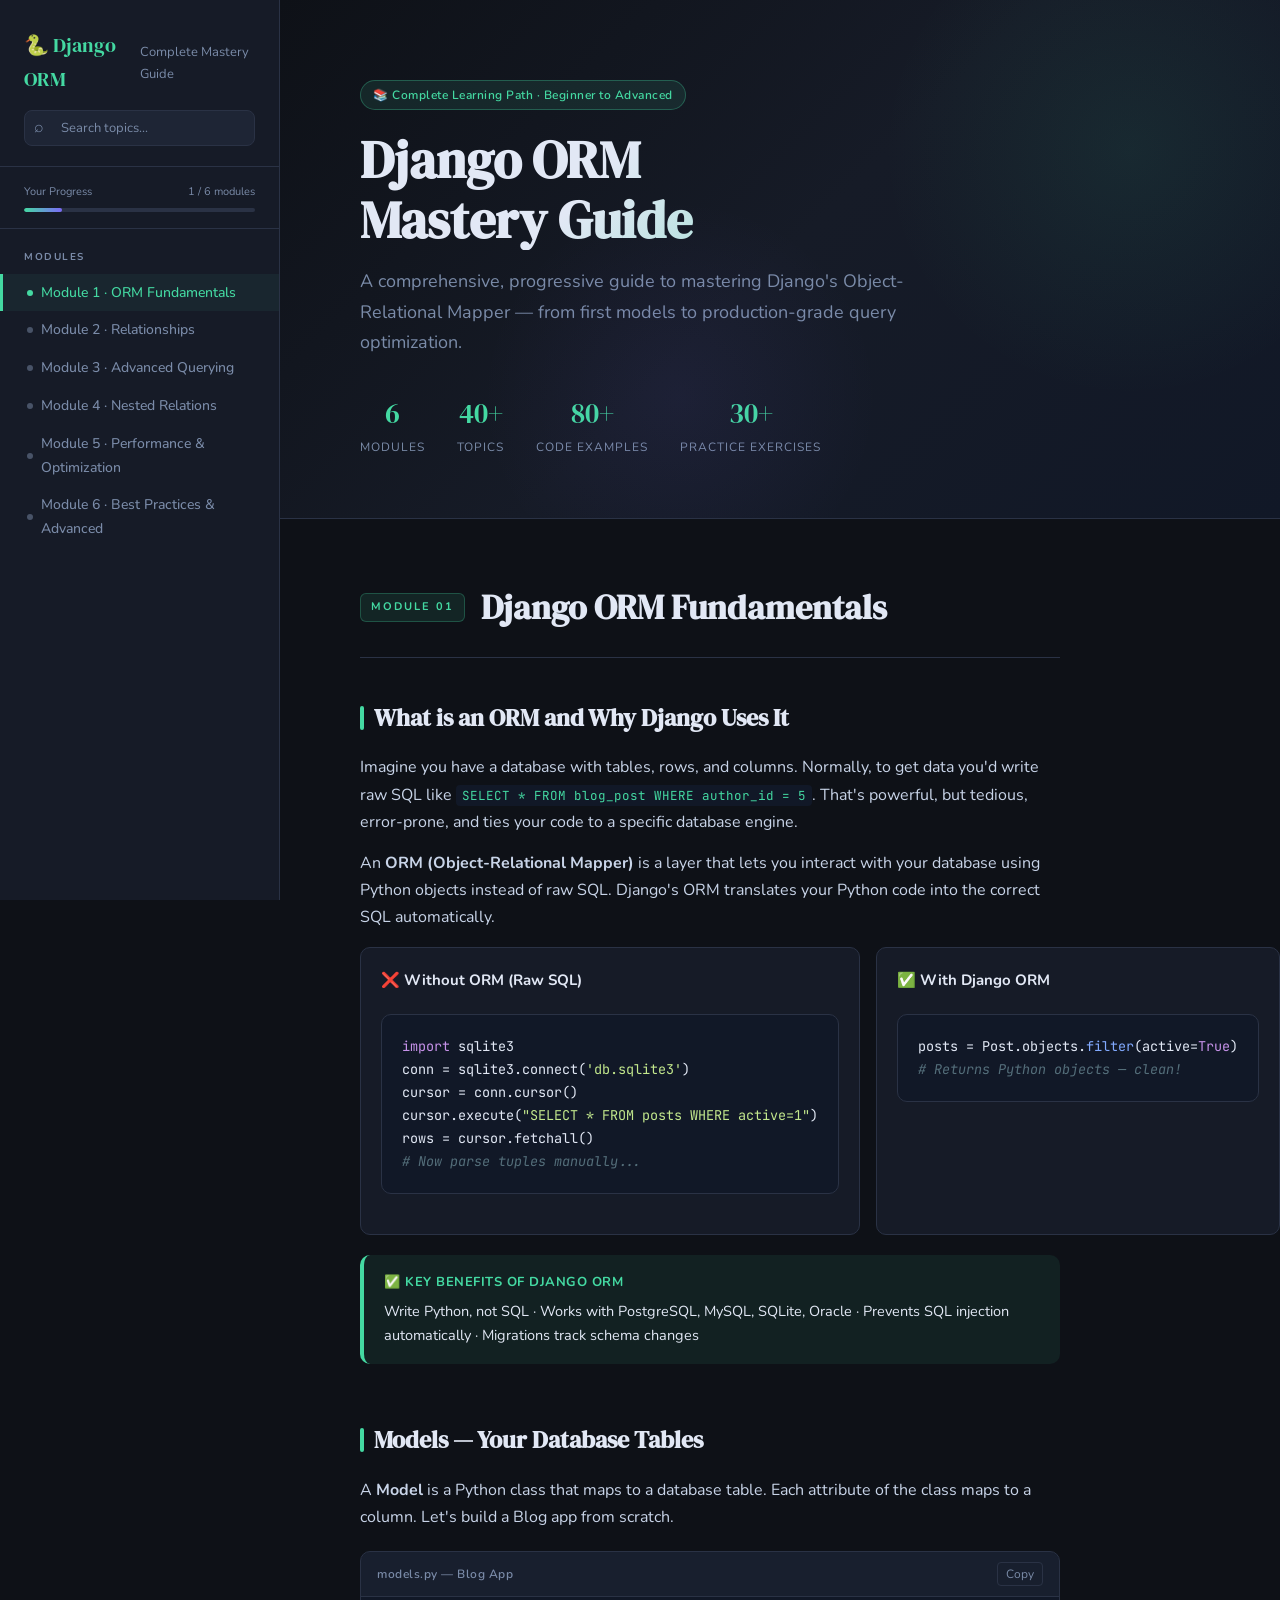
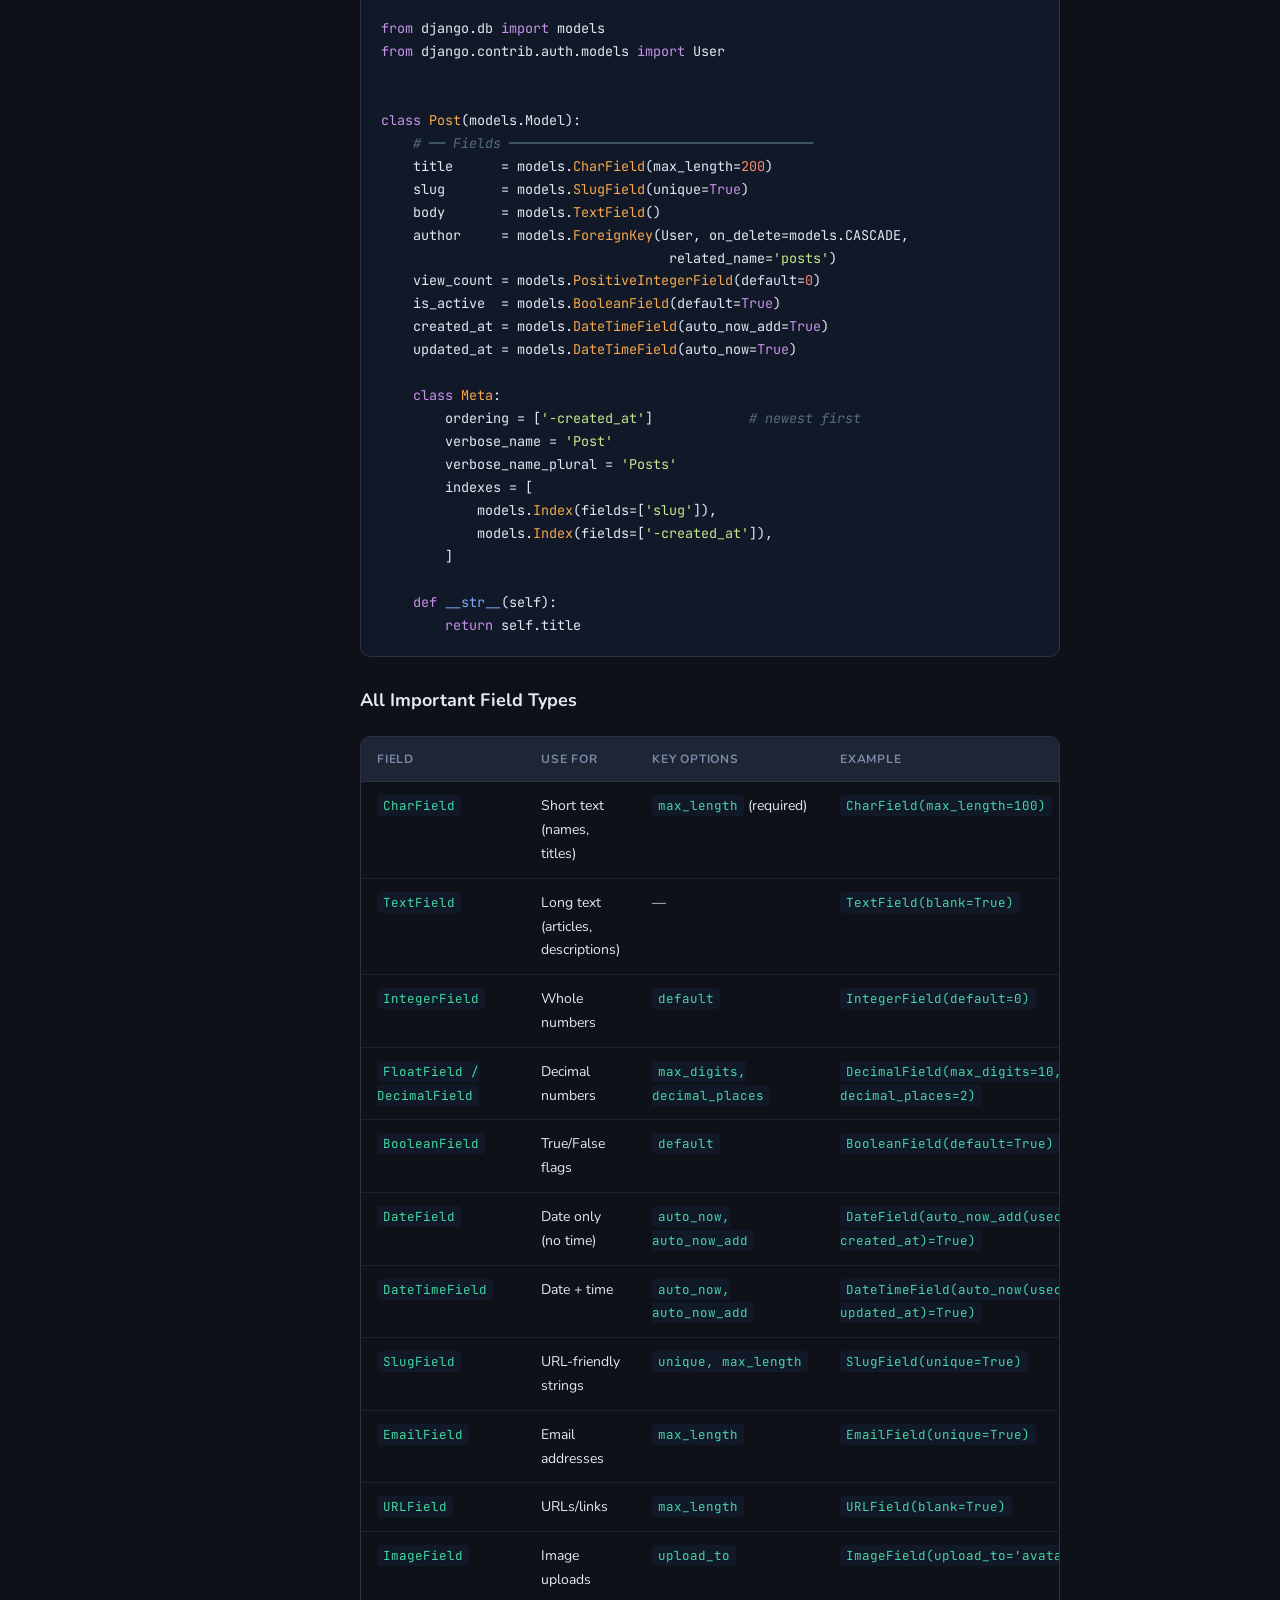
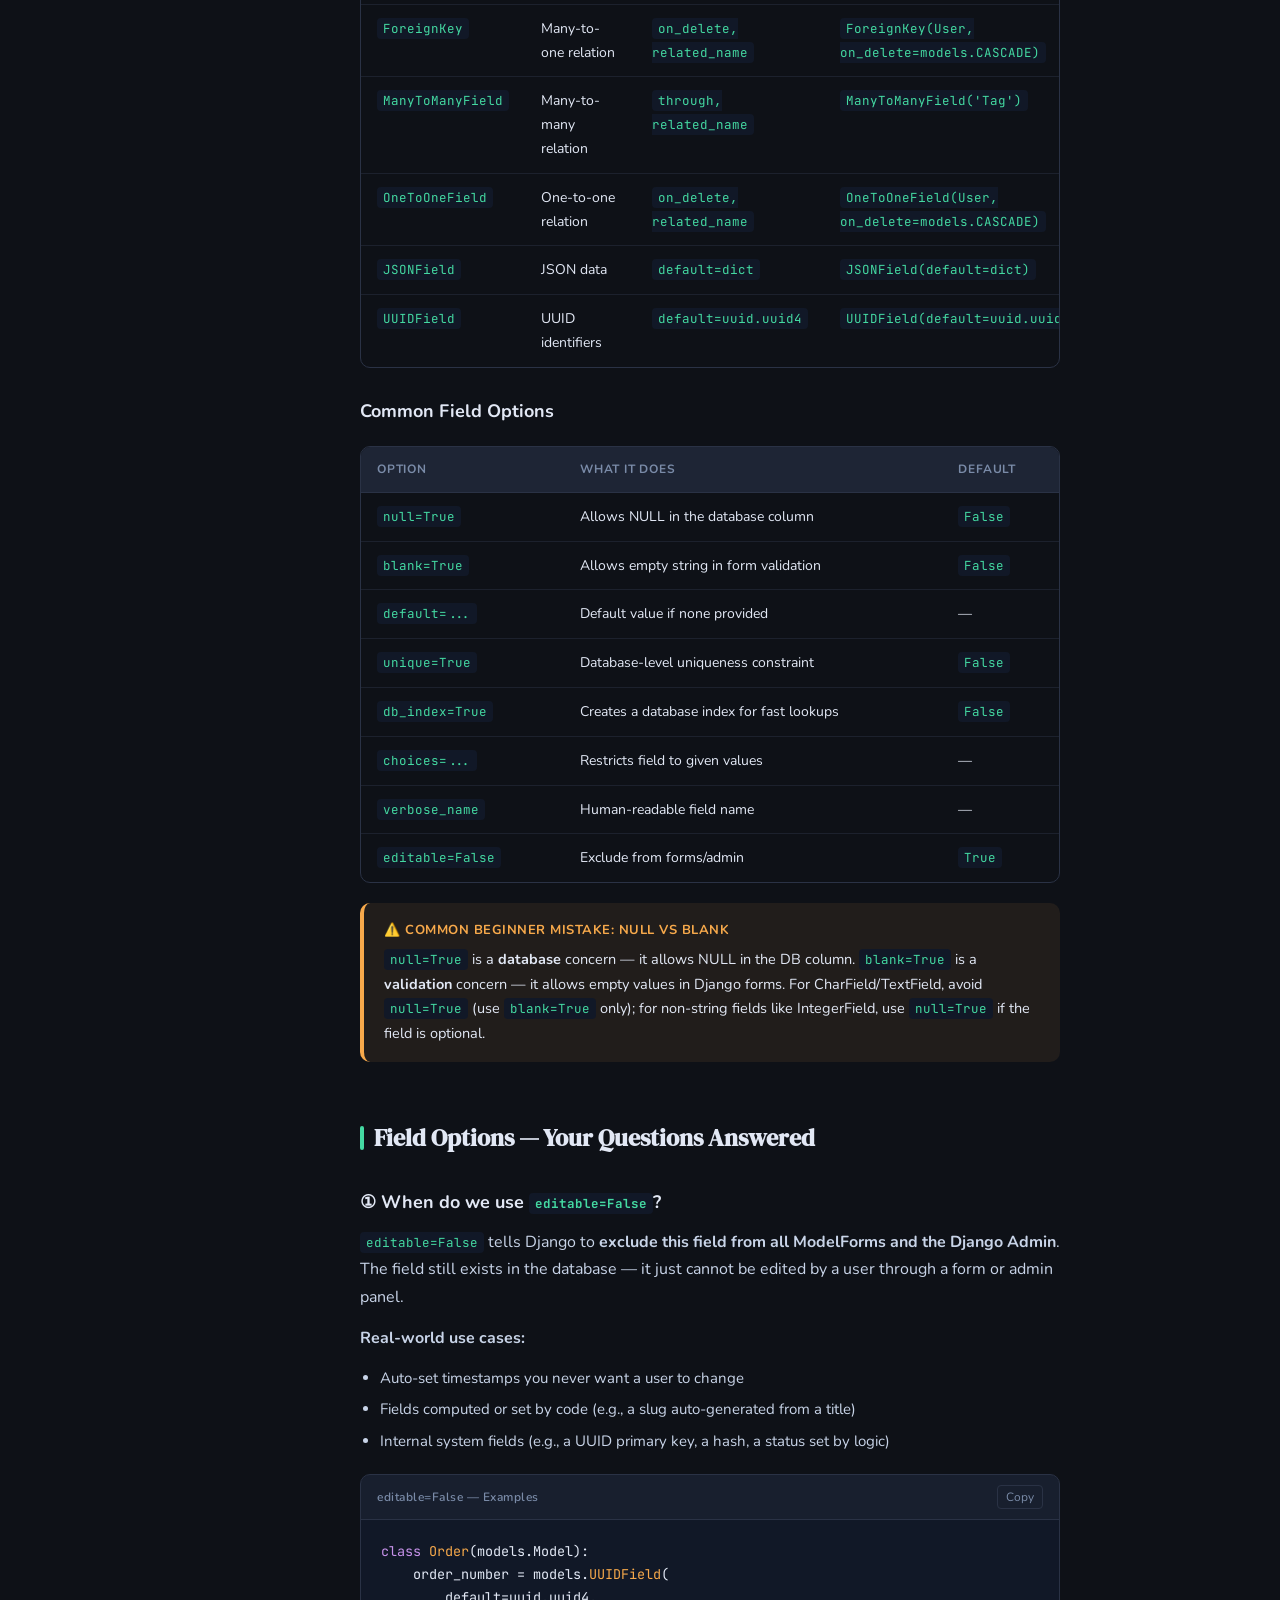
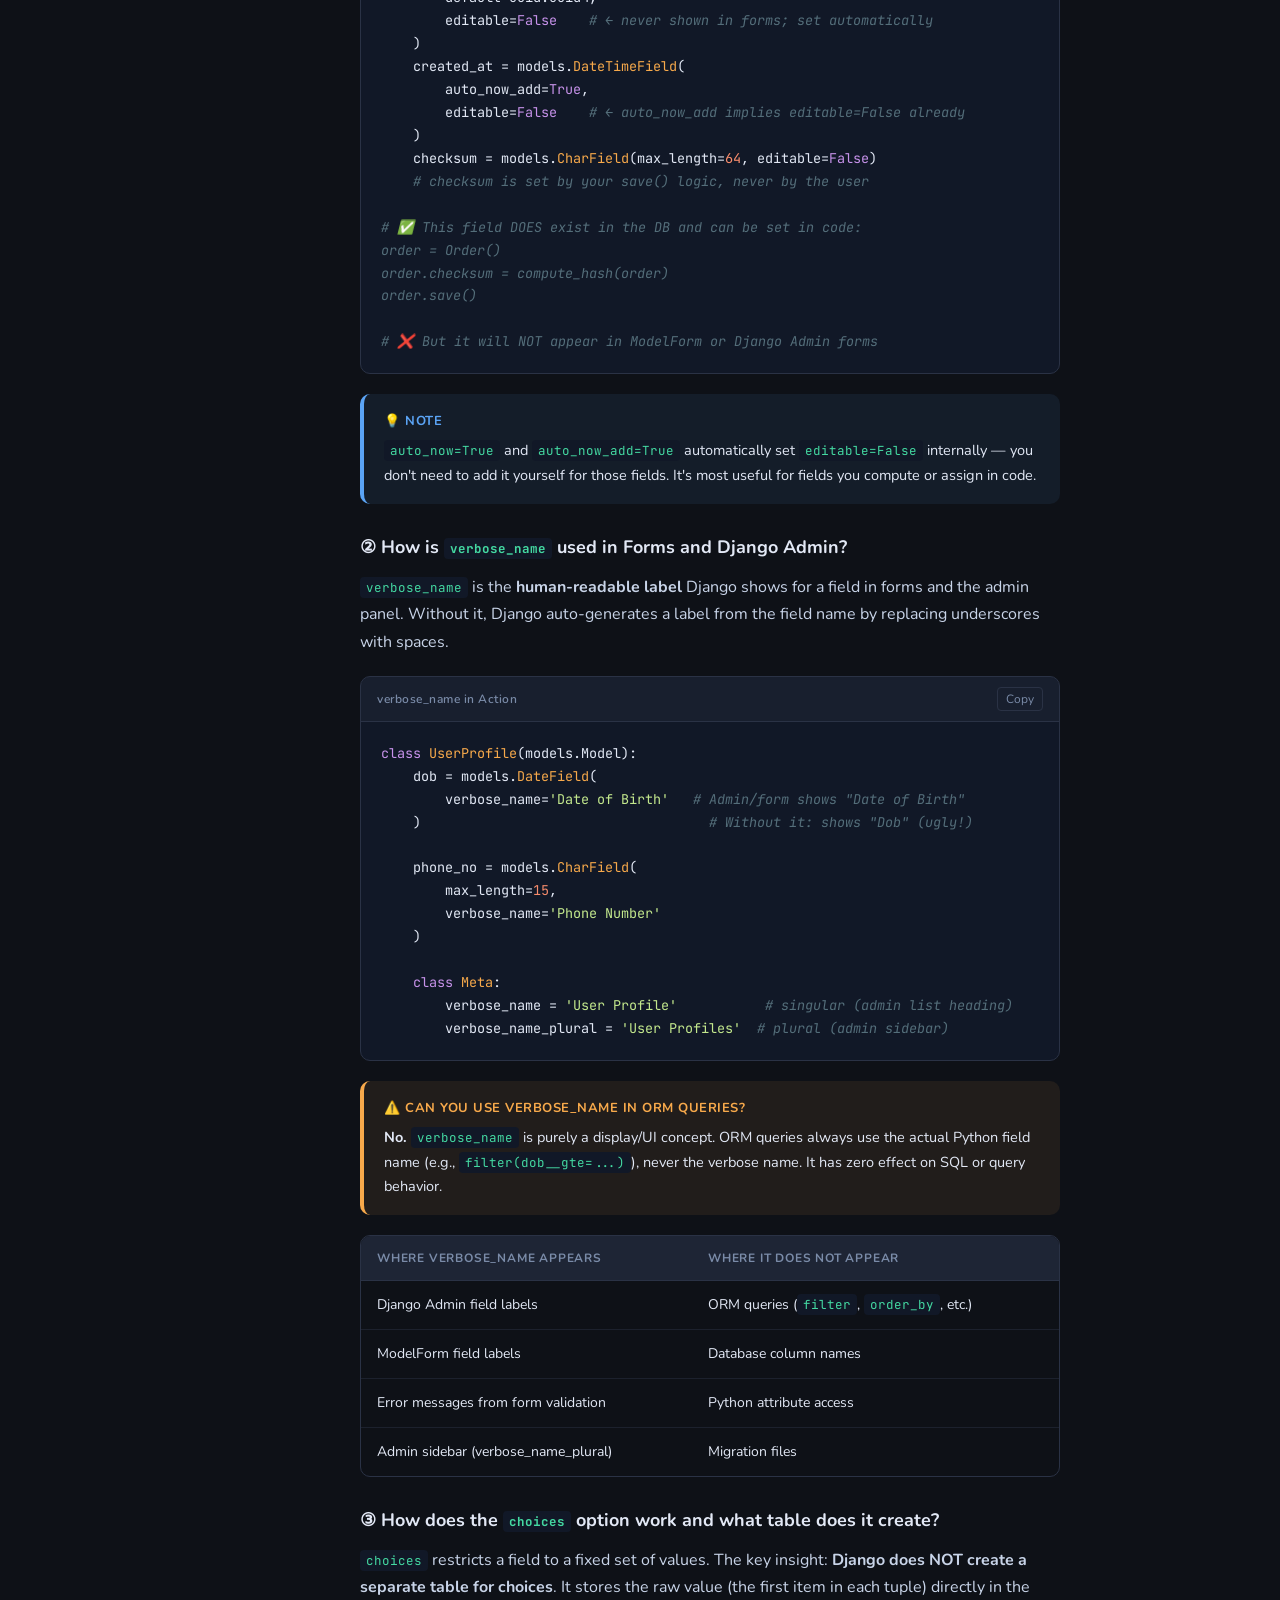
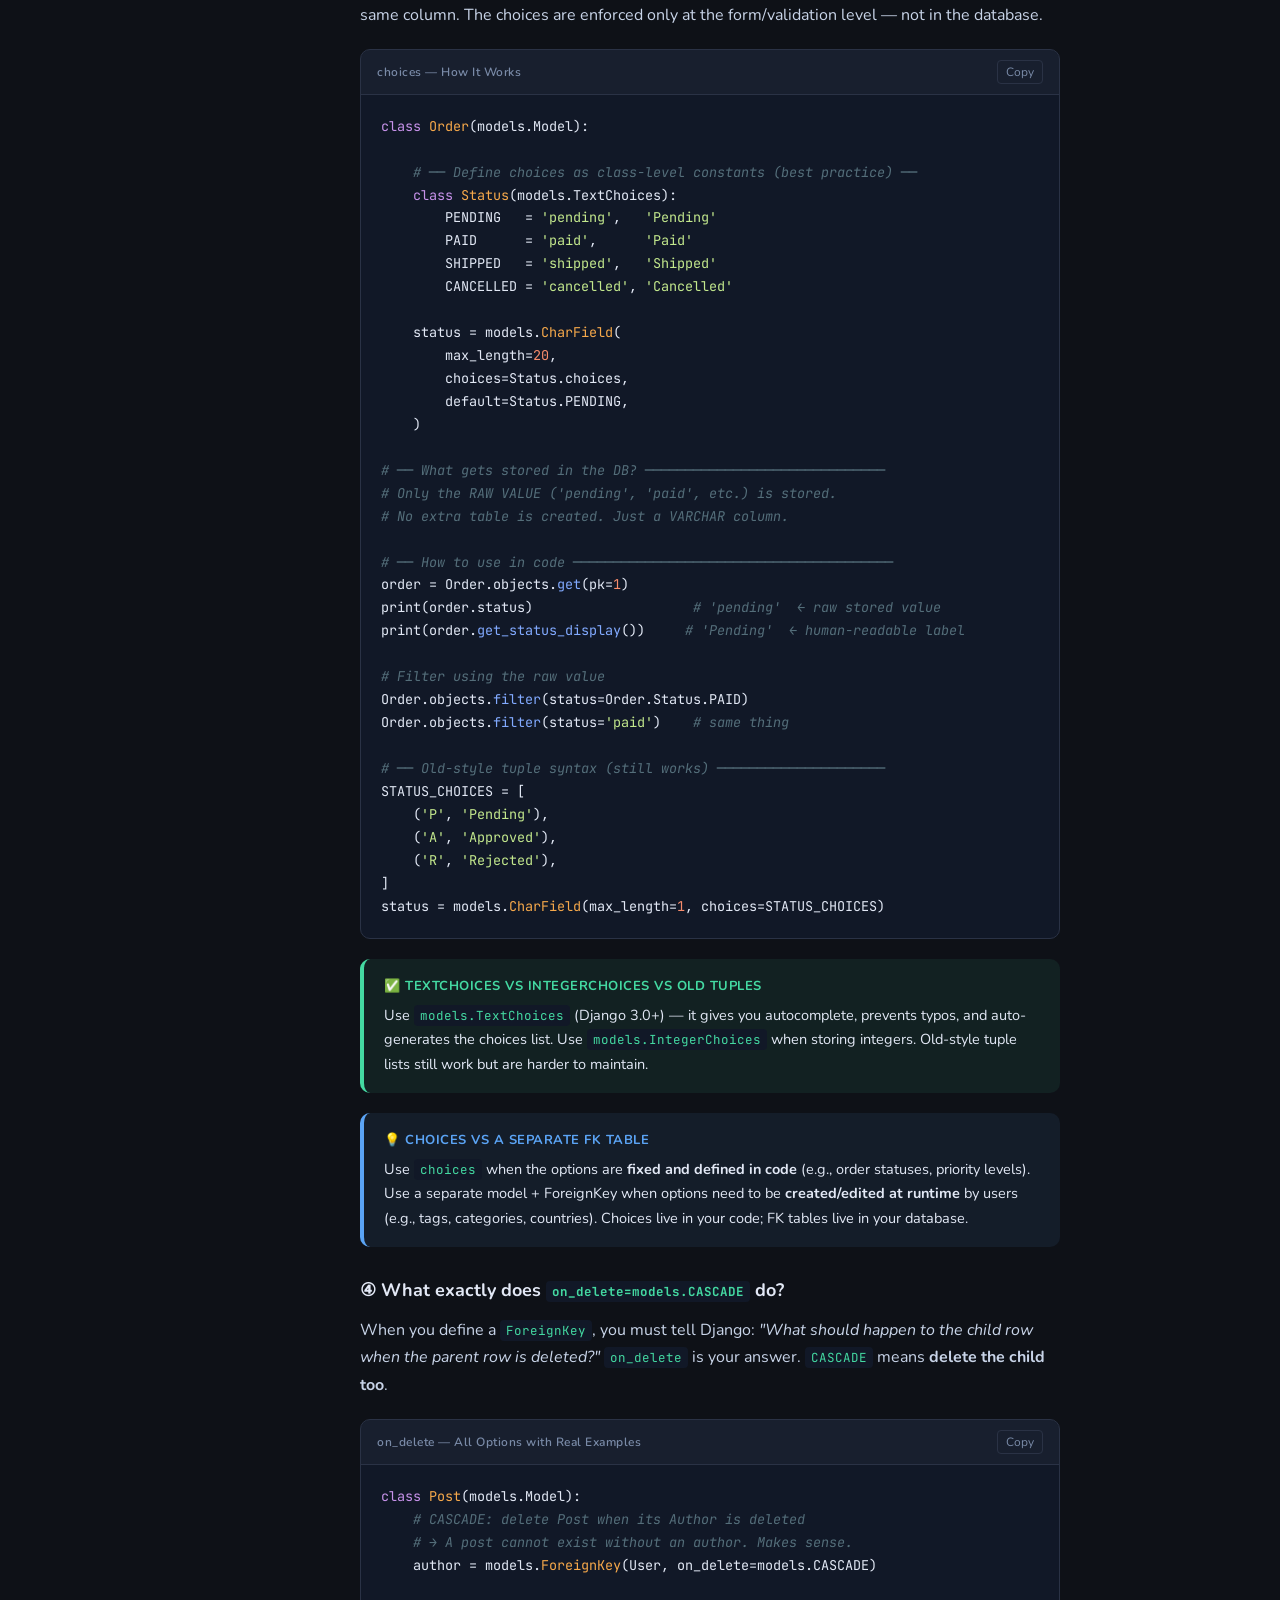
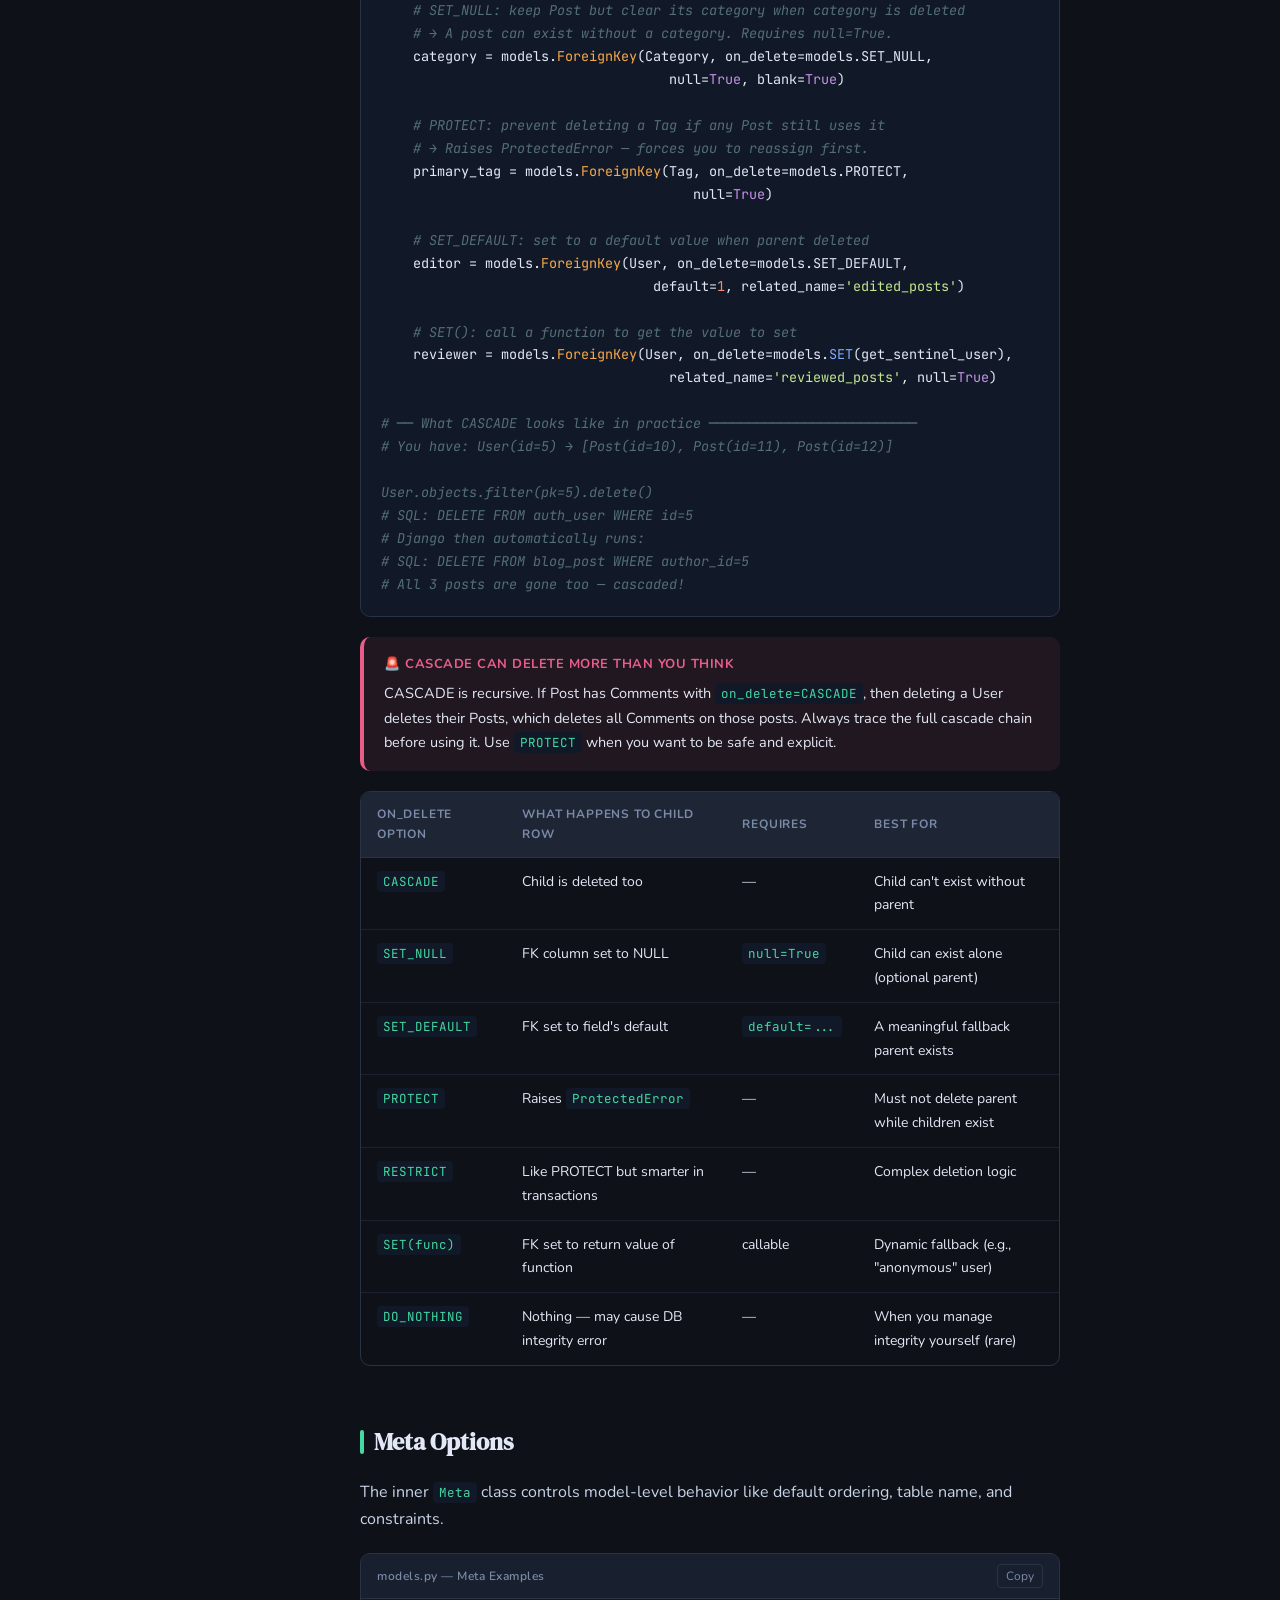
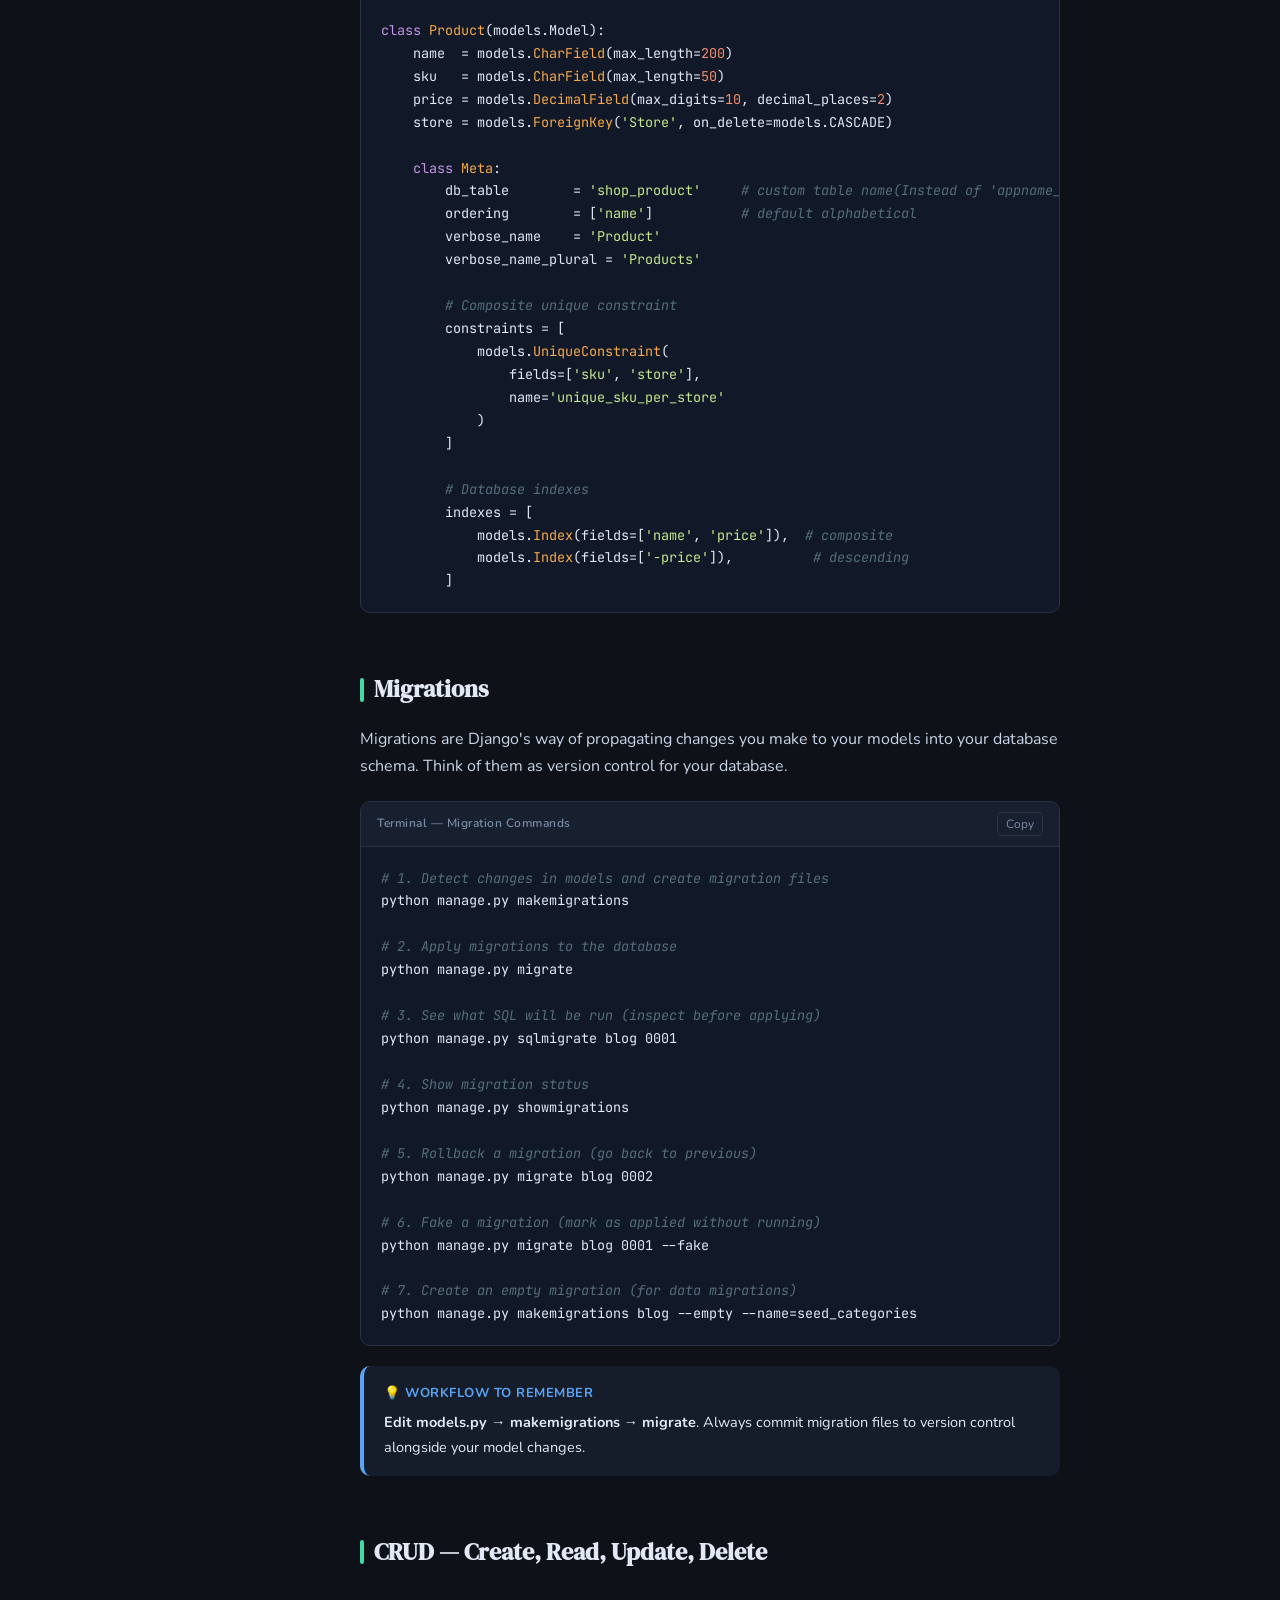
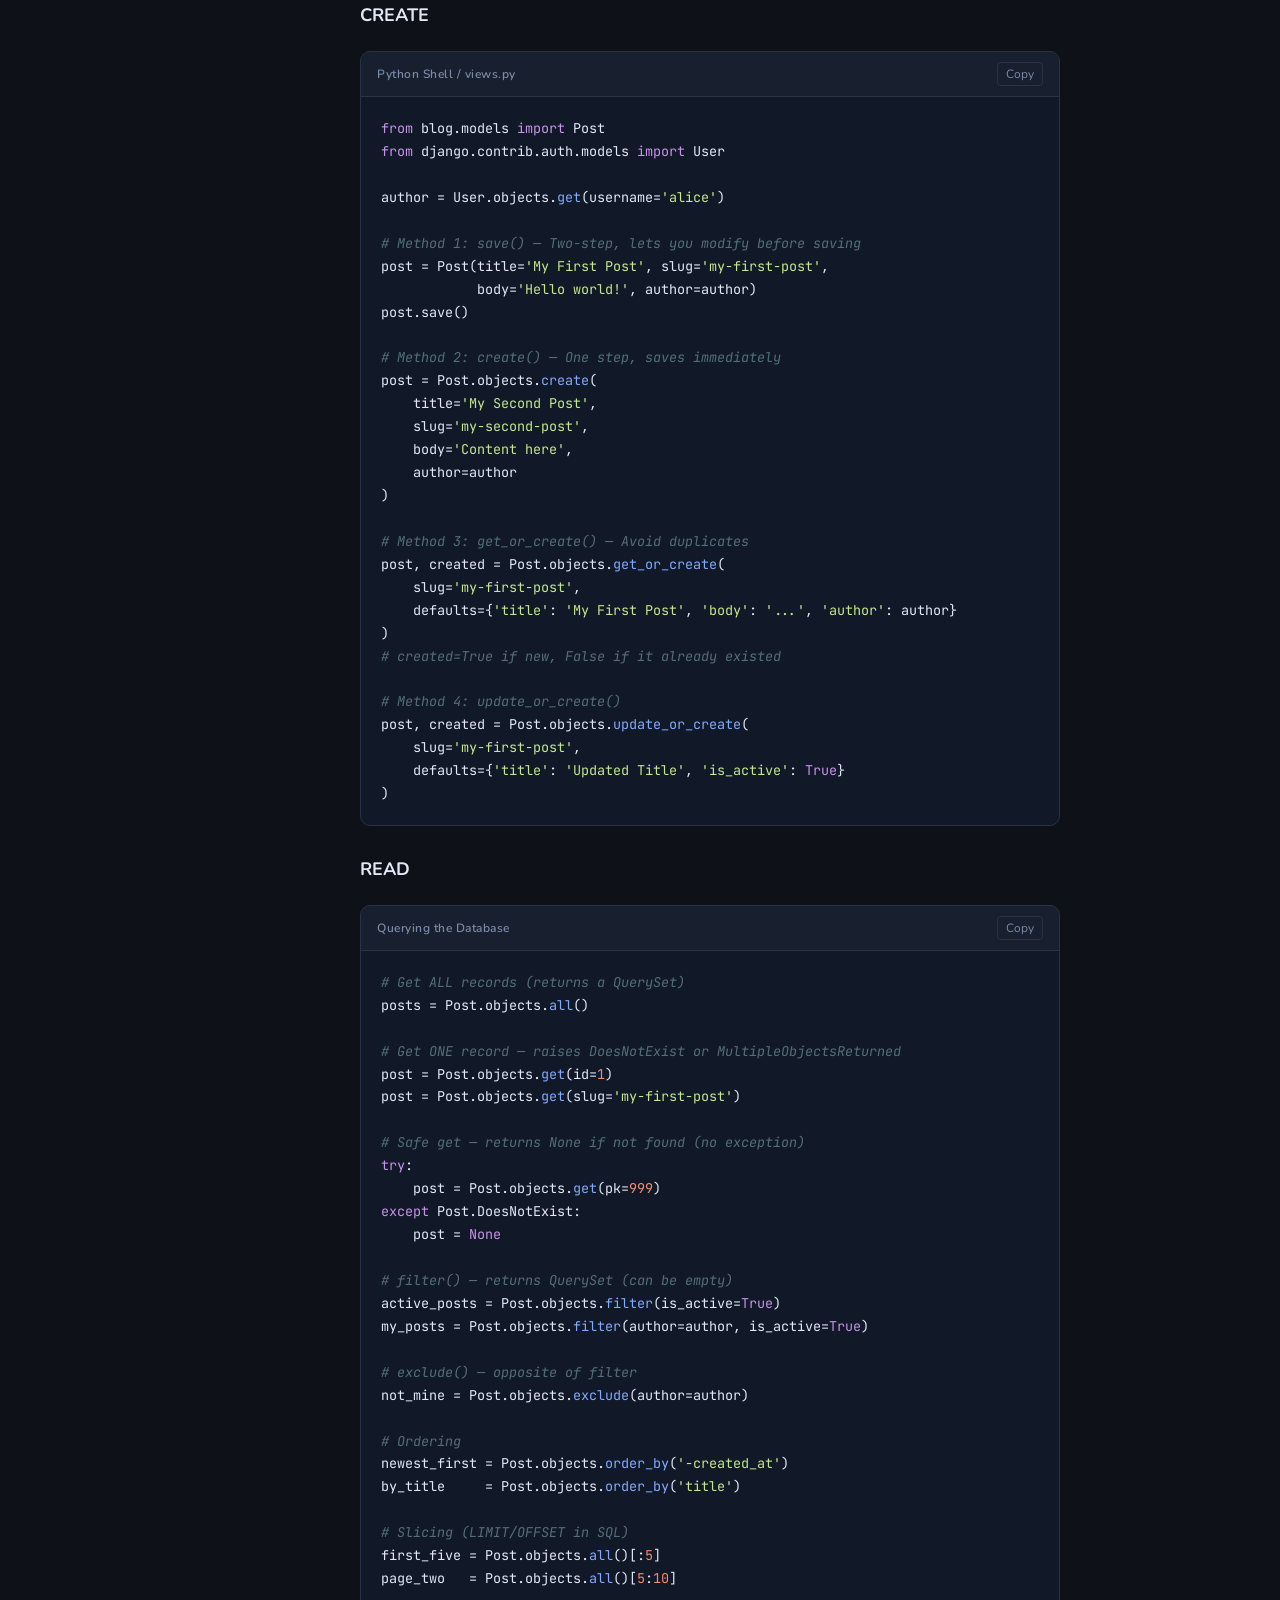
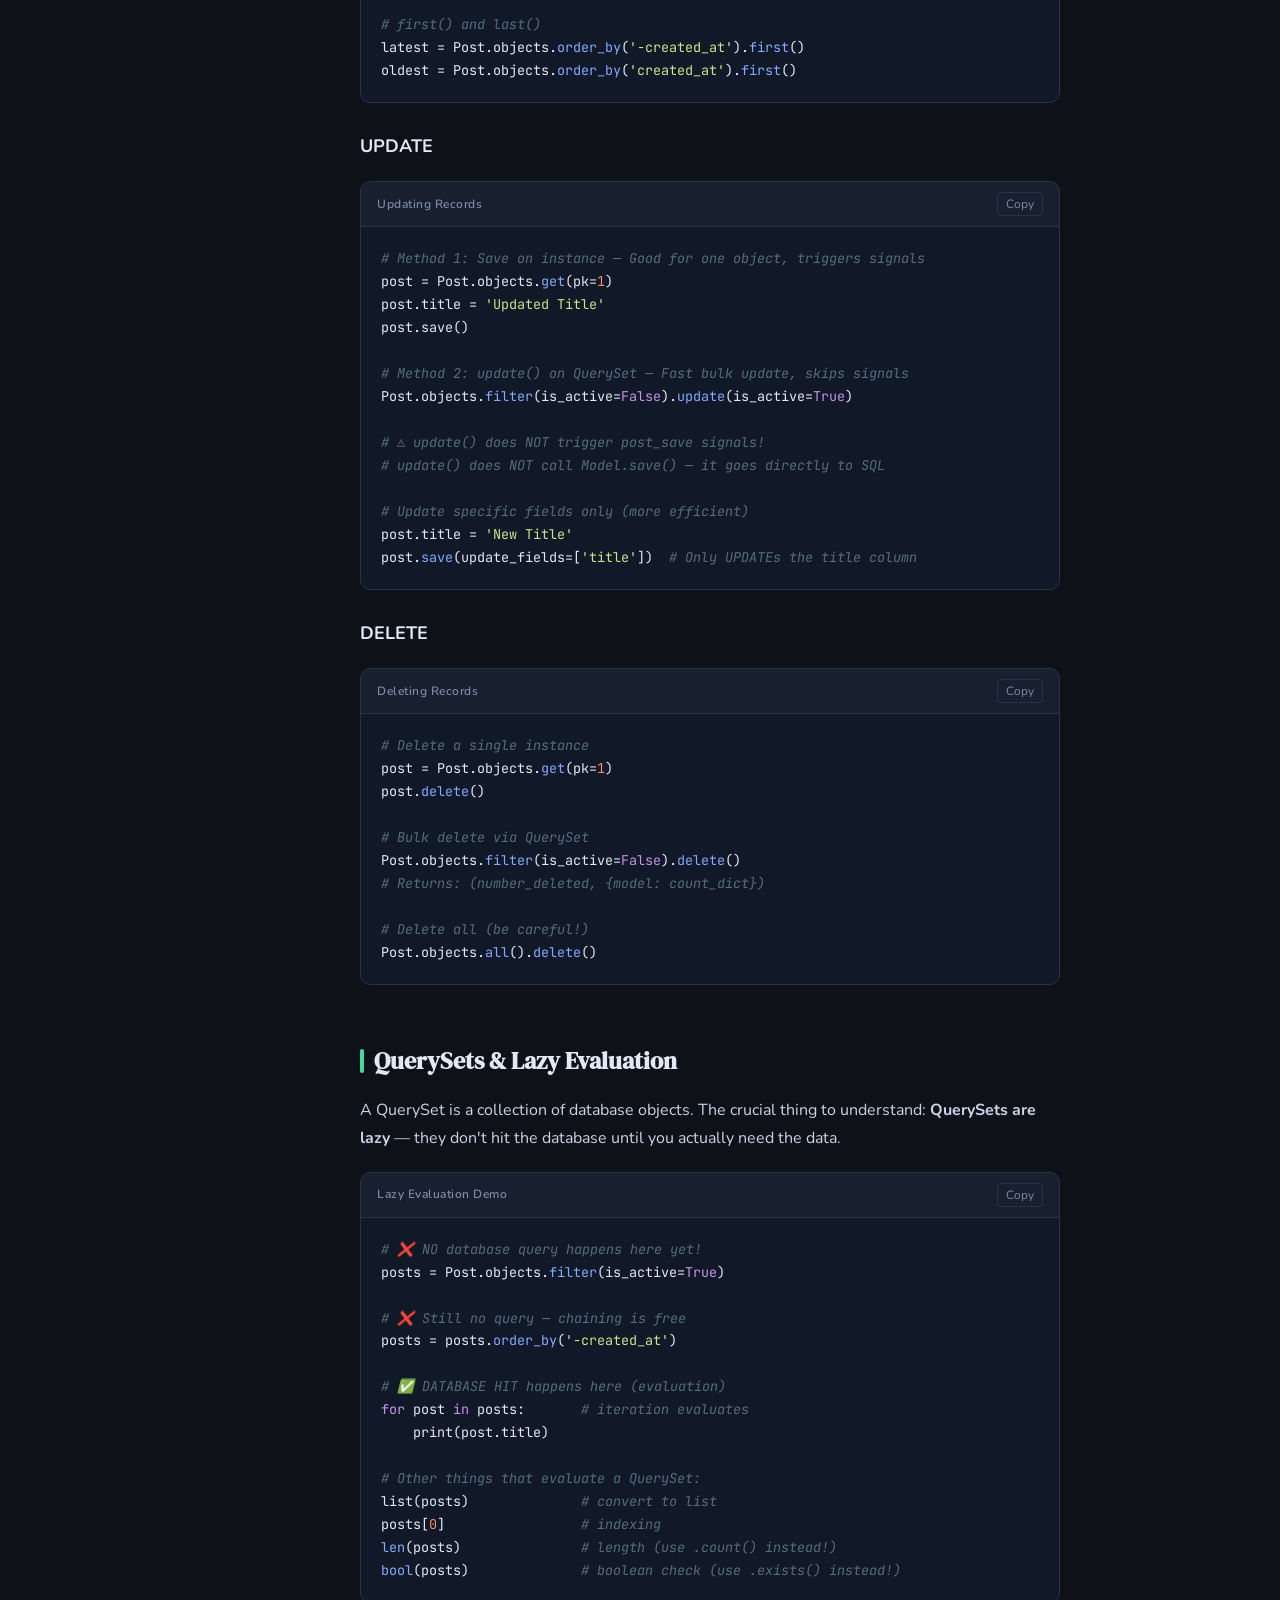
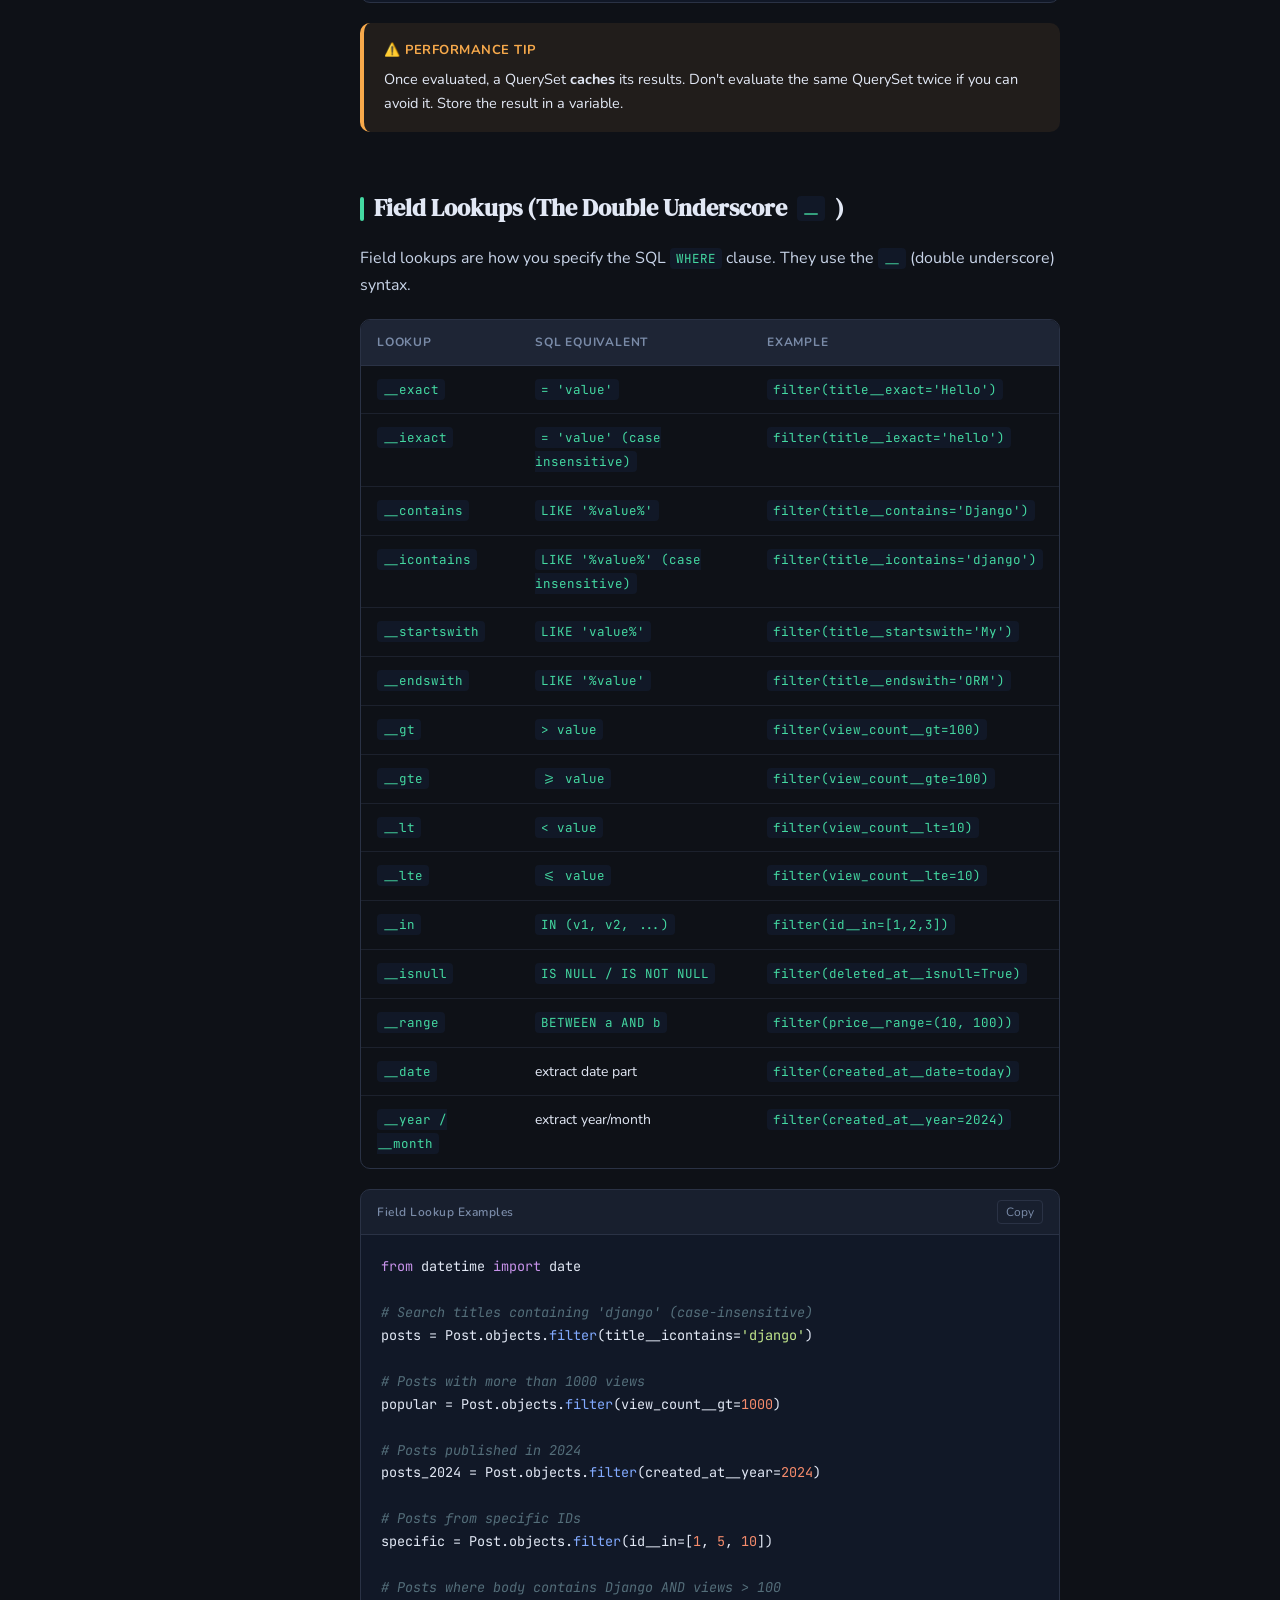
<file: django-orm-docs.html>
<!DOCTYPE html>
<html lang="en">
<head>
<meta charset="UTF-8">
<meta name="viewport" content="width=device-width, initial-scale=1.0">
<title>Django ORM Mastery — Complete Guide</title>
<link href="https://fonts.googleapis.com/css2?family=DM+Serif+Display:ital@0;1&family=JetBrains+Mono:wght@400;600&family=Nunito:wght@400;500;600;700&display=swap" rel="stylesheet">
<style>
  :root {
    --bg: #0e1117;
    --surface: #161b27;
    --surface2: #1e2535;
    --border: #2a3245;
    --accent: #44d9a2;
    --accent2: #7c6af7;
    --accent3: #f7a94b;
    --accent4: #e85d8a;
    --text: #e2e8f5;
    --text-muted: #7a8ba8;
    --code-bg: #111827;
    --green: #44d9a2;
    --purple: #7c6af7;
    --orange: #f7a94b;
    --pink: #e85d8a;
    --blue: #5ba4f5;
  }

  * { margin: 0; padding: 0; box-sizing: border-box; }

  html { scroll-behavior: smooth; }

  body {
    background: var(--bg);
    color: var(--text);
    font-family: 'Nunito', sans-serif;
    font-size: 16px;
    line-height: 1.7;
    display: flex;
    min-height: 100vh;
  }

  /* SIDEBAR */
  .sidebar {
    width: 280px;
    min-width: 280px;
    background: var(--surface);
    border-right: 1px solid var(--border);
    height: 100vh;
    position: sticky;
    top: 0;
    overflow-y: auto;
    padding: 0 0 40px 0;
    scrollbar-width: thin;
    scrollbar-color: var(--border) transparent;
  }

  .sidebar-header {
    padding: 28px 24px 20px;
    border-bottom: 1px solid var(--border);
    position: sticky;
    top: 0;
    background: var(--surface);
    z-index: 10;
  }

  .sidebar-logo {
    font-family: 'DM Serif Display', serif;
    font-size: 20px;
    color: var(--accent);
    display: flex;
    align-items: center;
    gap: 8px;
  }

  .sidebar-logo span { color: var(--text-muted); font-size: 13px; font-family: 'Nunito', sans-serif; display: block; margin-top: 2px; }

  .sidebar-search {
    margin-top: 14px;
    position: relative;
  }

  .sidebar-search input {
    width: 100%;
    background: var(--surface2);
    border: 1px solid var(--border);
    border-radius: 8px;
    padding: 8px 12px 8px 36px;
    color: var(--text);
    font-size: 13px;
    font-family: 'Nunito', sans-serif;
    outline: none;
    transition: border-color 0.2s;
  }

  .sidebar-search input:focus { border-color: var(--accent); }
  .sidebar-search input::placeholder { color: var(--text-muted); }

  .sidebar-search::before {
    content: '⌕';
    position: absolute;
    left: 10px;
    top: 50%;
    transform: translateY(-50%);
    color: var(--text-muted);
    font-size: 16px;
  }

  .nav-section {
    padding: 20px 0 0 0;
  }

  .nav-section-label {
    font-size: 10px;
    font-weight: 700;
    letter-spacing: 1.5px;
    text-transform: uppercase;
    color: var(--text-muted);
    padding: 0 24px 8px;
  }

  .nav-item {
    display: flex;
    align-items: center;
    gap: 8px;
    padding: 7px 24px;
    color: var(--text-muted);
    text-decoration: none;
    font-size: 14px;
    font-weight: 500;
    border-left: 3px solid transparent;
    transition: all 0.15s;
    cursor: pointer;
  }

  .nav-item:hover { color: var(--text); background: var(--surface2); }
  .nav-item.active { color: var(--accent); border-left-color: var(--accent); background: rgba(68,217,162,0.06); }

  .nav-item .dot {
    width: 6px; height: 6px;
    border-radius: 50%;
    background: currentColor;
    flex-shrink: 0;
    opacity: 0.5;
  }

  .nav-item.active .dot { opacity: 1; }

  /* MAIN */
  .main {
    flex: 1;
    min-width: 0;
    padding: 0;
  }

  /* HERO */
  .hero {
    background: linear-gradient(135deg, #0e1117 0%, #161b27 50%, #111827 100%);
    border-bottom: 1px solid var(--border);
    padding: 80px 80px 60px;
    position: relative;
    overflow: hidden;
  }

  .hero::before {
    content: '';
    position: absolute;
    top: -100px; right: -100px;
    width: 500px; height: 500px;
    background: radial-gradient(circle, rgba(68,217,162,0.08) 0%, transparent 70%);
    pointer-events: none;
  }

  .hero::after {
    content: '';
    position: absolute;
    bottom: -80px; left: 200px;
    width: 400px; height: 400px;
    background: radial-gradient(circle, rgba(124,106,247,0.07) 0%, transparent 70%);
    pointer-events: none;
  }

  .hero-badge {
    display: inline-flex;
    align-items: center;
    gap: 6px;
    background: rgba(68,217,162,0.1);
    border: 1px solid rgba(68,217,162,0.3);
    border-radius: 20px;
    padding: 4px 12px;
    font-size: 12px;
    color: var(--accent);
    font-weight: 600;
    margin-bottom: 20px;
    letter-spacing: 0.5px;
  }

  .hero h1 {
    font-family: 'DM Serif Display', serif;
    font-size: 52px;
    line-height: 1.15;
    margin-bottom: 16px;
    background: linear-gradient(135deg, #e2e8f5 30%, var(--accent));
    -webkit-background-clip: text;
    -webkit-text-fill-color: transparent;
    background-clip: text;
  }

  .hero p {
    font-size: 18px;
    color: var(--text-muted);
    max-width: 600px;
    margin-bottom: 32px;
  }

  .hero-stats {
    display: flex;
    gap: 32px;
  }

  .hero-stat {
    text-align: center;
  }

  .hero-stat .num {
    font-family: 'DM Serif Display', serif;
    font-size: 28px;
    color: var(--accent);
  }

  .hero-stat .label {
    font-size: 12px;
    color: var(--text-muted);
    text-transform: uppercase;
    letter-spacing: 1px;
  }

  /* CONTENT AREA */
  .content {
    max-width: 860px;
    padding: 60px 80px;
  }

  /* MODULE */
  .module {
    margin-bottom: 80px;
    display: none;
  }

  .module.active { display: block; }

  .module-header {
    display: flex;
    align-items: center;
    gap: 16px;
    margin-bottom: 40px;
    padding-bottom: 20px;
    border-bottom: 1px solid var(--border);
  }

  .module-number {
    font-size: 11px;
    font-weight: 700;
    letter-spacing: 2px;
    text-transform: uppercase;
    color: var(--accent);
    background: rgba(68,217,162,0.1);
    border: 1px solid rgba(68,217,162,0.25);
    border-radius: 6px;
    padding: 4px 10px;
    white-space: nowrap;
  }

  .module-title {
    font-family: 'DM Serif Display', serif;
    font-size: 34px;
    color: var(--text);
  }

  /* SECTIONS */
  .section {
    margin-bottom: 56px;
  }

  .section-title {
    font-family: 'DM Serif Display', serif;
    font-size: 24px;
    color: var(--text);
    margin-bottom: 16px;
    display: flex;
    align-items: center;
    gap: 10px;
  }

  .section-title::before {
    content: '';
    display: inline-block;
    width: 4px;
    height: 24px;
    background: var(--accent);
    border-radius: 2px;
    flex-shrink: 0;
  }

  .subsection-title {
    font-size: 18px;
    font-weight: 700;
    color: var(--text);
    margin: 28px 0 12px;
  }

  p { margin-bottom: 14px; color: #c8d4e8; }

  /* CALLOUT BOXES */
  .callout {
    border-radius: 10px;
    padding: 16px 20px;
    margin: 20px 0;
    border-left: 4px solid;
    font-size: 14.5px;
  }

  .callout.info { background: rgba(91,164,245,0.08); border-color: var(--blue); }
  .callout.success { background: rgba(68,217,162,0.08); border-color: var(--accent); }
  .callout.warning { background: rgba(247,169,75,0.08); border-color: var(--orange); }
  .callout.danger { background: rgba(232,93,138,0.08); border-color: var(--pink); }

  .callout-title {
    font-weight: 700;
    font-size: 13px;
    text-transform: uppercase;
    letter-spacing: 0.5px;
    margin-bottom: 6px;
  }

  .callout.info .callout-title { color: var(--blue); }
  .callout.success .callout-title { color: var(--accent); }
  .callout.warning .callout-title { color: var(--orange); }
  .callout.danger .callout-title { color: var(--pink); }

  /* CODE BLOCKS */
  .code-block {
    background: var(--code-bg);
    border: 1px solid var(--border);
    border-radius: 10px;
    margin: 20px 0;
    overflow: hidden;
  }

  .code-header {
    display: flex;
    align-items: center;
    justify-content: space-between;
    padding: 10px 16px;
    background: rgba(255,255,255,0.03);
    border-bottom: 1px solid var(--border);
  }

  .code-lang {
    font-size: 12px;
    font-weight: 600;
    color: var(--text-muted);
    letter-spacing: 0.5px;
  }

  .code-copy {
    font-size: 12px;
    color: var(--text-muted);
    cursor: pointer;
    padding: 3px 8px;
    border-radius: 4px;
    background: transparent;
    border: 1px solid var(--border);
    color: var(--text-muted);
    transition: all 0.2s;
    font-family: 'Nunito', sans-serif;
  }

  .code-copy:hover { color: var(--accent); border-color: var(--accent); }

  pre {
    padding: 20px;
    overflow-x: auto;
    font-family: 'JetBrains Mono', monospace;
    font-size: 13.5px;
    line-height: 1.7;
  }

  /* Syntax highlighting via spans */
  .kw { color: #c792ea; }
  .cm { color: #546e7a; font-style: italic; }
  .st { color: #c3e88d; }
  .fn { color: #82aaff; }
  .cl { color: var(--orange); }
  .nu { color: #f78c6c; }
  .op { color: #89ddff; }
  .dec { color: var(--accent); }
  .at { color: #ffcb6b; }

  /* TABLES */
  .table-wrap { overflow-x: auto; margin: 20px 0; border-radius: 10px; border: 1px solid var(--border); }

  table { width: 100%; border-collapse: collapse; }
  thead { background: var(--surface2); }
  th {
    padding: 12px 16px;
    text-align: left;
    font-size: 12px;
    text-transform: uppercase;
    letter-spacing: 0.8px;
    color: var(--text-muted);
    font-weight: 700;
    border-bottom: 1px solid var(--border);
  }
  td {
    padding: 12px 16px;
    font-size: 14px;
    border-bottom: 1px solid rgba(42,50,69,0.5);
    vertical-align: top;
  }
  tr:last-child td { border-bottom: none; }
  tr:hover td { background: rgba(255,255,255,0.02); }
  code { font-family: 'JetBrains Mono', monospace; font-size: 12.5px; background: var(--code-bg); padding: 2px 6px; border-radius: 4px; color: var(--accent); }

  /* QUIZ */
  .quiz-box {
    background: var(--surface);
    border: 1px solid var(--border);
    border-radius: 12px;
    padding: 28px;
    margin: 32px 0;
  }

  .quiz-title {
    font-family: 'DM Serif Display', serif;
    font-size: 20px;
    color: var(--accent3);
    margin-bottom: 16px;
    display: flex;
    align-items: center;
    gap: 8px;
  }

  .quiz-q {
    padding: 12px 0;
    border-top: 1px solid var(--border);
    font-size: 14.5px;
    color: var(--text);
    display: flex;
    gap: 10px;
  }

  .quiz-q .qnum {
    color: var(--accent3);
    font-weight: 700;
    flex-shrink: 0;
  }

  /* NEXT MODULE BUTTON */
  .next-btn {
    display: inline-flex;
    align-items: center;
    gap: 8px;
    background: var(--accent);
    color: #0e1117;
    border: none;
    border-radius: 8px;
    padding: 12px 24px;
    font-size: 15px;
    font-weight: 700;
    cursor: pointer;
    font-family: 'Nunito', sans-serif;
    transition: all 0.2s;
    margin-top: 16px;
  }

  .next-btn:hover { background: #3bc98f; transform: translateY(-1px); box-shadow: 0 8px 24px rgba(68,217,162,0.25); }

  /* PILL TAGS */
  .tag {
    display: inline-block;
    font-size: 11px;
    font-weight: 700;
    padding: 3px 8px;
    border-radius: 4px;
    letter-spacing: 0.3px;
    margin: 2px;
  }

  .tag.green { background: rgba(68,217,162,0.15); color: var(--green); }
  .tag.purple { background: rgba(124,106,247,0.15); color: var(--purple); }
  .tag.orange { background: rgba(247,169,75,0.15); color: var(--orange); }
  .tag.pink { background: rgba(232,93,138,0.15); color: var(--pink); }
  .tag.blue { background: rgba(91,164,245,0.15); color: var(--blue); }

  /* PROGRESS BAR */
  .progress-wrap {
    padding: 16px 24px;
    border-bottom: 1px solid var(--border);
  }

  .progress-label {
    font-size: 11px;
    color: var(--text-muted);
    margin-bottom: 6px;
    display: flex;
    justify-content: space-between;
  }

  .progress-bar {
    height: 4px;
    background: var(--border);
    border-radius: 2px;
    overflow: hidden;
  }

  .progress-fill {
    height: 100%;
    background: linear-gradient(90deg, var(--accent), var(--accent2));
    border-radius: 2px;
    transition: width 0.4s ease;
  }

  /* LIST STYLES */
  ul, ol { padding-left: 20px; margin: 12px 0; }
  li { margin-bottom: 6px; color: #c8d4e8; font-size: 15px; }
  li code { font-size: 12.5px; }

  /* GRID */
  .grid-2 { display: grid; grid-template-columns: 1fr 1fr; gap: 16px; margin: 16px 0; }

  .card {
    background: var(--surface);
    border: 1px solid var(--border);
    border-radius: 10px;
    padding: 20px;
  }

  .card-title { font-weight: 700; margin-bottom: 8px; font-size: 15px; color: var(--text); }

  /* SCROLLBAR */
  ::-webkit-scrollbar { width: 6px; height: 6px; }
  ::-webkit-scrollbar-track { background: transparent; }
  ::-webkit-scrollbar-thumb { background: var(--border); border-radius: 3px; }

  /* SEPARATOR */
  hr { border: none; border-top: 1px solid var(--border); margin: 40px 0; }

  /* BREADCRUMB */
  .breadcrumb {
    font-size: 13px;
    color: var(--text-muted);
    padding: 16px 80px;
    border-bottom: 1px solid var(--border);
    background: var(--surface);
  }

  .breadcrumb span { color: var(--accent); }

  @media (max-width: 900px) {
    .sidebar { display: none; }
    .hero, .content { padding: 40px 24px; }
    .hero h1 { font-size: 36px; }
    .grid-2 { grid-template-columns: 1fr; }
  }
</style>
</head>
<body>

<!-- SIDEBAR -->
<aside class="sidebar">
  <div class="sidebar-header">
    <div class="sidebar-logo">
      🐍 Django ORM
      <span>Complete Mastery Guide</span>
    </div>
    <div class="sidebar-search">
      <input type="text" placeholder="Search topics..." id="searchInput" oninput="filterNav(this.value)">
    </div>
  </div>
  <div class="progress-wrap">
    <div class="progress-label"><span>Your Progress</span><span id="progressText">1 / 6 modules</span></div>
    <div class="progress-bar"><div class="progress-fill" id="progressFill" style="width:16.6%"></div></div>
  </div>
  <nav id="sidebarNav">
    <div class="nav-section">
      <div class="nav-section-label">Modules</div>
      <a class="nav-item active" onclick="showModule(0)" data-label="module 1 fundamentals orm basics">
        <span class="dot"></span>Module 1 · ORM Fundamentals
      </a>
      <a class="nav-item" onclick="showModule(1)" data-label="module 2 relationships foreignkey onetoonefield manytomany">
        <span class="dot"></span>Module 2 · Relationships
      </a>
      <a class="nav-item" onclick="showModule(2)" data-label="module 3 advanced querying annotate aggregate F Q">
        <span class="dot"></span>Module 3 · Advanced Querying
      </a>
      <a class="nav-item" onclick="showModule(3)" data-label="module 4 nested relations deep queries double underscore">
        <span class="dot"></span>Module 4 · Nested Relations
      </a>
      <a class="nav-item" onclick="showModule(4)" data-label="module 5 performance optimization n+1 select_related prefetch_related">
        <span class="dot"></span>Module 5 · Performance &amp; Optimization
      </a>
      <a class="nav-item" onclick="showModule(5)" data-label="module 6 best practices managers signals transactions async">
        <span class="dot"></span>Module 6 · Best Practices &amp; Advanced
      </a>
    </div>
  </nav>
</aside>

<!-- MAIN -->
<main class="main">

  <!-- HERO -->
  <div class="hero" id="heroSection">
    <div class="hero-badge">📚 Complete Learning Path · Beginner to Advanced</div>
    <h1>Django ORM<br>Mastery Guide</h1>
    <p>A comprehensive, progressive guide to mastering Django's Object-Relational Mapper — from first models to production-grade query optimization.</p>
    <div class="hero-stats">
      <div class="hero-stat"><div class="num">6</div><div class="label">Modules</div></div>
      <div class="hero-stat"><div class="num">40+</div><div class="label">Topics</div></div>
      <div class="hero-stat"><div class="num">80+</div><div class="label">Code Examples</div></div>
      <div class="hero-stat"><div class="num">30+</div><div class="label">Practice Exercises</div></div>
    </div>
  </div>

  <!-- ==================== MODULE 1 ==================== -->
  <div class="content">
  <div class="module active" id="module-0">
    <div class="module-header">
      <span class="module-number">Module 01</span>
      <h2 class="module-title">Django ORM Fundamentals</h2>
    </div>

    <!-- 1.1 What is ORM -->
    <div class="section">
      <h3 class="section-title">What is an ORM and Why Django Uses It</h3>
      <p>Imagine you have a database with tables, rows, and columns. Normally, to get data you'd write raw SQL like <code>SELECT * FROM blog_post WHERE author_id = 5</code>. That's powerful, but tedious, error-prone, and ties your code to a specific database engine.</p>
      <p>An <strong>ORM (Object-Relational Mapper)</strong> is a layer that lets you interact with your database using Python objects instead of raw SQL. Django's ORM translates your Python code into the correct SQL automatically.</p>
      <div class="grid-2">
        <div class="card">
          <div class="card-title">❌ Without ORM (Raw SQL)</div>
          <div class="code-block"><pre><span class="kw">import</span> sqlite3
conn = sqlite3.connect(<span class="st">'db.sqlite3'</span>)
cursor = conn.cursor()
cursor.execute(<span class="st">"SELECT * FROM posts WHERE active=1"</span>)
rows = cursor.fetchall()
<span class="cm"># Now parse tuples manually...</span></pre></div>
        </div>
        <div class="card">
          <div class="card-title">✅ With Django ORM</div>
          <div class="code-block"><pre>posts = Post.objects.<span class="fn">filter</span>(active=<span class="kw">True</span>)
<span class="cm"># Returns Python objects — clean!</span></pre></div>
        </div>
      </div>
      <div class="callout success">
        <div class="callout-title">✅ Key Benefits of Django ORM</div>
        Write Python, not SQL · Works with PostgreSQL, MySQL, SQLite, Oracle · Prevents SQL injection automatically · Migrations track schema changes
      </div>
    </div>

    <!-- 1.2 Your First Model -->
    <div class="section">
      <h3 class="section-title">Models — Your Database Tables</h3>
      <p>A <strong>Model</strong> is a Python class that maps to a database table. Each attribute of the class maps to a column. Let's build a Blog app from scratch.</p>
      <div class="code-block">
        <div class="code-header"><span class="code-lang">models.py — Blog App</span><button class="code-copy" onclick="copyCode(this)">Copy</button></div>
        <pre><span class="kw">from</span> django.db <span class="kw">import</span> models
<span class="kw">from</span> django.contrib.auth.models <span class="kw">import</span> User


<span class="kw">class</span> <span class="cl">Post</span>(models.Model):
    <span class="cm"># ── Fields ──────────────────────────────────────</span>
    title      = models.<span class="cl">CharField</span>(max_length=<span class="nu">200</span>)
    slug       = models.<span class="cl">SlugField</span>(unique=<span class="kw">True</span>)
    body       = models.<span class="cl">TextField</span>()
    author     = models.<span class="cl">ForeignKey</span>(User, on_delete=models.CASCADE,
                                    related_name=<span class="st">'posts'</span>)
    view_count = models.<span class="cl">PositiveIntegerField</span>(default=<span class="nu">0</span>)
    is_active  = models.<span class="cl">BooleanField</span>(default=<span class="kw">True</span>)
    created_at = models.<span class="cl">DateTimeField</span>(auto_now_add=<span class="kw">True</span>)
    updated_at = models.<span class="cl">DateTimeField</span>(auto_now=<span class="kw">True</span>)

    <span class="kw">class</span> <span class="cl">Meta</span>:
        ordering = [<span class="st">'-created_at'</span>]            <span class="cm"># newest first</span>
        verbose_name = <span class="st">'Post'</span>
        verbose_name_plural = <span class="st">'Posts'</span>
        indexes = [
            models.<span class="cl">Index</span>(fields=[<span class="st">'slug'</span>]),
            models.<span class="cl">Index</span>(fields=[<span class="st">'-created_at'</span>]),
        ]

    <span class="kw">def</span> <span class="fn">__str__</span>(self):
        <span class="kw">return</span> self.title</pre>
      </div>

      <h4 class="subsection-title">All Important Field Types</h4>
      <div class="table-wrap">
        <table>
          <thead><tr><th>Field</th><th>Use For</th><th>Key Options</th><th>Example</th></tr></thead>
          <tbody>
            <tr><td><code>CharField</code></td><td>Short text (names, titles)</td><td><code>max_length</code> (required)</td><td><code>CharField(max_length=100)</code></td></tr>
            <tr><td><code>TextField</code></td><td>Long text (articles, descriptions)</td><td>—</td><td><code>TextField(blank=True)</code></td></tr>
            <tr><td><code>IntegerField</code></td><td>Whole numbers</td><td><code>default</code></td><td><code>IntegerField(default=0)</code></td></tr>
            <tr><td><code>FloatField / DecimalField</code></td><td>Decimal numbers</td><td><code>max_digits, decimal_places</code></td><td><code>DecimalField(max_digits=10, decimal_places=2)</code></td></tr>
            <tr><td><code>BooleanField</code></td><td>True/False flags</td><td><code>default</code></td><td><code>BooleanField(default=True)</code></td></tr>
            <tr><td><code>DateField</code></td><td>Date only (no time)</td><td><code>auto_now, auto_now_add</code></td><td><code>DateField(auto_now_add(usecase: created_at)=True)</code></td></tr>
            <tr><td><code>DateTimeField</code></td><td>Date + time</td><td><code>auto_now, auto_now_add</code></td><td><code>DateTimeField(auto_now(usecase: updated_at)=True)</code></td></tr>
            <tr><td><code>SlugField</code></td><td>URL-friendly strings</td><td><code>unique, max_length</code></td><td><code>SlugField(unique=True)</code></td></tr>
            <tr><td><code>EmailField</code></td><td>Email addresses</td><td><code>max_length</code></td><td><code>EmailField(unique=True)</code></td></tr>
            <tr><td><code>URLField</code></td><td>URLs/links</td><td><code>max_length</code></td><td><code>URLField(blank=True)</code></td></tr>
            <tr><td><code>ImageField</code></td><td>Image uploads</td><td><code>upload_to</code></td><td><code>ImageField(upload_to='avatars/')</code></td></tr>
            <tr><td><code>ForeignKey</code></td><td>Many-to-one relation</td><td><code>on_delete, related_name</code></td><td><code>ForeignKey(User, on_delete=models.CASCADE)</code></td></tr>
            <tr><td><code>ManyToManyField</code></td><td>Many-to-many relation</td><td><code>through, related_name</code></td><td><code>ManyToManyField('Tag')</code></td></tr>
            <tr><td><code>OneToOneField</code></td><td>One-to-one relation</td><td><code>on_delete, related_name</code></td><td><code>OneToOneField(User, on_delete=models.CASCADE)</code></td></tr>
            <tr><td><code>JSONField</code></td><td>JSON data</td><td><code>default=dict</code></td><td><code>JSONField(default=dict)</code></td></tr>
            <tr><td><code>UUIDField</code></td><td>UUID identifiers</td><td><code>default=uuid.uuid4</code></td><td><code>UUIDField(default=uuid.uuid4)</code></td></tr>
          </tbody>
        </table>
      </div>

      <h4 class="subsection-title">Common Field Options</h4>
      <div class="table-wrap">
        <table>
          <thead><tr><th>Option</th><th>What it does</th><th>Default</th></tr></thead>
          <tbody>
            <tr><td><code>null=True</code></td><td>Allows NULL in the database column</td><td><code>False</code></td></tr>
            <tr><td><code>blank=True</code></td><td>Allows empty string in form validation</td><td><code>False</code></td></tr>
            <tr><td><code>default=...</code></td><td>Default value if none provided</td><td>—</td></tr>
            <tr><td><code>unique=True</code></td><td>Database-level uniqueness constraint</td><td><code>False</code></td></tr>
            <tr><td><code>db_index=True</code></td><td>Creates a database index for fast lookups</td><td><code>False</code></td></tr>
            <tr><td><code>choices=...</code></td><td>Restricts field to given values</td><td>—</td></tr>
            <tr><td><code>verbose_name</code></td><td>Human-readable field name</td><td>—</td></tr>
            <tr><td><code>editable=False</code></td><td>Exclude from forms/admin</td><td><code>True</code></td></tr>
          </tbody>
        </table>
      </div>
      <div class="callout warning">
        <div class="callout-title">⚠️ Common Beginner Mistake: null vs blank</div>
        <code>null=True</code> is a <strong>database</strong> concern — it allows NULL in the DB column. <code>blank=True</code> is a <strong>validation</strong> concern — it allows empty values in Django forms. For CharField/TextField, avoid <code>null=True</code> (use <code>blank=True</code> only); for non-string fields like IntegerField, use <code>null=True</code> if the field is optional.
      </div>
    </div>

    <!-- 1.2b Field Options FAQ — Commonly Searched Questions -->
    <div class="section">
      <h3 class="section-title">Field Options — Your Questions Answered</h3>

      <!-- Q1: editable=False -->
      <h4 class="subsection-title">① When do we use <code>editable=False</code>?</h4>
      <p><code>editable=False</code> tells Django to <strong>exclude this field from all ModelForms and the Django Admin</strong>. The field still exists in the database — it just cannot be edited by a user through a form or admin panel.</p>
      <p><strong>Real-world use cases:</strong></p>
      <ul>
        <li>Auto-set timestamps you never want a user to change</li>
        <li>Fields computed or set by code (e.g., a slug auto-generated from a title)</li>
        <li>Internal system fields (e.g., a UUID primary key, a hash, a status set by logic)</li>
      </ul>
      <div class="code-block">
        <div class="code-header"><span class="code-lang">editable=False — Examples</span><button class="code-copy" onclick="copyCode(this)">Copy</button></div>
        <pre><span class="kw">class</span> <span class="cl">Order</span>(models.Model):
    order_number = models.<span class="cl">UUIDField</span>(
        default=uuid.uuid4,
        editable=<span class="kw">False</span>    <span class="cm"># ← never shown in forms; set automatically</span>
    )
    created_at = models.<span class="cl">DateTimeField</span>(
        auto_now_add=<span class="kw">True</span>,
        editable=<span class="kw">False</span>    <span class="cm"># ← auto_now_add implies editable=False already</span>
    )
    checksum = models.<span class="cl">CharField</span>(max_length=<span class="nu">64</span>, editable=<span class="kw">False</span>)
    <span class="cm"># checksum is set by your save() logic, never by the user</span>

<span class="cm"># ✅ This field DOES exist in the DB and can be set in code:
order = Order()
order.checksum = compute_hash(order)
order.save()

# ❌ But it will NOT appear in ModelForm or Django Admin forms</span></pre>
      </div>
      <div class="callout info">
        <div class="callout-title">💡 Note</div>
        <code>auto_now=True</code> and <code>auto_now_add=True</code> automatically set <code>editable=False</code> internally — you don't need to add it yourself for those fields. It's most useful for fields you compute or assign in code.
      </div>

      <!-- Q2: verbose_name -->
      <h4 class="subsection-title">② How is <code>verbose_name</code> used in Forms and Django Admin?</h4>
      <p><code>verbose_name</code> is the <strong>human-readable label</strong> Django shows for a field in forms and the admin panel. Without it, Django auto-generates a label from the field name by replacing underscores with spaces.</p>
      <div class="code-block">
        <div class="code-header"><span class="code-lang">verbose_name in Action</span><button class="code-copy" onclick="copyCode(this)">Copy</button></div>
        <pre><span class="kw">class</span> <span class="cl">UserProfile</span>(models.Model):
    dob = models.<span class="cl">DateField</span>(
        verbose_name=<span class="st">'Date of Birth'</span>   <span class="cm"># Admin/form shows "Date of Birth"</span>
    )                                    <span class="cm"># Without it: shows "Dob" (ugly!)</span>

    phone_no = models.<span class="cl">CharField</span>(
        max_length=<span class="nu">15</span>,
        verbose_name=<span class="st">'Phone Number'</span>
    )

    <span class="kw">class</span> <span class="cl">Meta</span>:
        verbose_name = <span class="st">'User Profile'</span>           <span class="cm"># singular (admin list heading)</span>
        verbose_name_plural = <span class="st">'User Profiles'</span>  <span class="cm"># plural (admin sidebar)</span></pre>
      </div>
      <div class="callout warning">
        <div class="callout-title">⚠️ Can you use verbose_name in ORM queries?</div>
        <strong>No.</strong> <code>verbose_name</code> is purely a display/UI concept. ORM queries always use the actual Python field name (e.g., <code>filter(dob__gte=...)</code>), never the verbose name. It has zero effect on SQL or query behavior.
      </div>
      <div class="table-wrap">
        <table>
          <thead><tr><th>Where verbose_name appears</th><th>Where it does NOT appear</th></tr></thead>
          <tbody>
            <tr><td>Django Admin field labels</td><td>ORM queries (<code>filter</code>, <code>order_by</code>, etc.)</td></tr>
            <tr><td>ModelForm field labels</td><td>Database column names</td></tr>
            <tr><td>Error messages from form validation</td><td>Python attribute access</td></tr>
            <tr><td>Admin sidebar (verbose_name_plural)</td><td>Migration files</td></tr>
          </tbody>
        </table>
      </div>

      <!-- Q3: choices field -->
      <h4 class="subsection-title">③ How does the <code>choices</code> option work and what table does it create?</h4>
      <p><code>choices</code> restricts a field to a fixed set of values. The key insight: <strong>Django does NOT create a separate table for choices</strong>. It stores the raw value (the first item in each tuple) directly in the same column. The choices are enforced only at the form/validation level — not in the database.</p>
      <div class="code-block">
        <div class="code-header"><span class="code-lang">choices — How It Works</span><button class="code-copy" onclick="copyCode(this)">Copy</button></div>
        <pre><span class="kw">class</span> <span class="cl">Order</span>(models.Model):

    <span class="cm"># ── Define choices as class-level constants (best practice) ──</span>
    <span class="kw">class</span> <span class="cl">Status</span>(models.TextChoices):
        PENDING   = <span class="st">'pending'</span>,   <span class="st">'Pending'</span>
        PAID      = <span class="st">'paid'</span>,      <span class="st">'Paid'</span>
        SHIPPED   = <span class="st">'shipped'</span>,   <span class="st">'Shipped'</span>
        CANCELLED = <span class="st">'cancelled'</span>, <span class="st">'Cancelled'</span>

    status = models.<span class="cl">CharField</span>(
        max_length=<span class="nu">20</span>,
        choices=Status.choices,
        default=Status.PENDING,
    )

<span class="cm"># ── What gets stored in the DB? ──────────────────────────────
# Only the RAW VALUE ('pending', 'paid', etc.) is stored.
# No extra table is created. Just a VARCHAR column.

# ── How to use in code ────────────────────────────────────────</span>
order = Order.objects.<span class="fn">get</span>(pk=<span class="nu">1</span>)
print(order.status)                    <span class="cm"># 'pending'  ← raw stored value</span>
print(order.<span class="fn">get_status_display</span>())     <span class="cm"># 'Pending'  ← human-readable label</span>

<span class="cm"># Filter using the raw value</span>
Order.objects.<span class="fn">filter</span>(status=Order.Status.PAID)
Order.objects.<span class="fn">filter</span>(status=<span class="st">'paid'</span>)    <span class="cm"># same thing</span>

<span class="cm"># ── Old-style tuple syntax (still works) ─────────────────────</span>
STATUS_CHOICES = [
    (<span class="st">'P'</span>, <span class="st">'Pending'</span>),
    (<span class="st">'A'</span>, <span class="st">'Approved'</span>),
    (<span class="st">'R'</span>, <span class="st">'Rejected'</span>),
]
status = models.<span class="cl">CharField</span>(max_length=<span class="nu">1</span>, choices=STATUS_CHOICES)</pre>
      </div>
      <div class="callout success">
        <div class="callout-title">✅ TextChoices vs IntegerChoices vs old tuples</div>
        Use <code>models.TextChoices</code> (Django 3.0+) — it gives you autocomplete, prevents typos, and auto-generates the choices list. Use <code>models.IntegerChoices</code> when storing integers. Old-style tuple lists still work but are harder to maintain.
      </div>
      <div class="callout info">
        <div class="callout-title">💡 choices vs a separate FK table</div>
        Use <code>choices</code> when the options are <strong>fixed and defined in code</strong> (e.g., order statuses, priority levels). Use a separate model + ForeignKey when options need to be <strong>created/edited at runtime</strong> by users (e.g., tags, categories, countries). Choices live in your code; FK tables live in your database.
      </div>

      <!-- Q4: on_delete -->
      <h4 class="subsection-title">④ What exactly does <code>on_delete=models.CASCADE</code> do?</h4>
      <p>When you define a <code>ForeignKey</code>, you must tell Django: <em>"What should happen to the child row when the parent row is deleted?"</em> <code>on_delete</code> is your answer. <code>CASCADE</code> means <strong>delete the child too</strong>.</p>
      <div class="code-block">
        <div class="code-header"><span class="code-lang">on_delete — All Options with Real Examples</span><button class="code-copy" onclick="copyCode(this)">Copy</button></div>
        <pre><span class="kw">class</span> <span class="cl">Post</span>(models.Model):
    <span class="cm"># CASCADE: delete Post when its Author is deleted
    # → A post cannot exist without an author. Makes sense.</span>
    author = models.<span class="cl">ForeignKey</span>(User, on_delete=models.CASCADE)

    <span class="cm"># SET_NULL: keep Post but clear its category when category is deleted
    # → A post can exist without a category. Requires null=True.</span>
    category = models.<span class="cl">ForeignKey</span>(Category, on_delete=models.SET_NULL,
                                    null=<span class="kw">True</span>, blank=<span class="kw">True</span>)

    <span class="cm"># PROTECT: prevent deleting a Tag if any Post still uses it
    # → Raises ProtectedError — forces you to reassign first.</span>
    primary_tag = models.<span class="cl">ForeignKey</span>(Tag, on_delete=models.PROTECT,
                                       null=<span class="kw">True</span>)

    <span class="cm"># SET_DEFAULT: set to a default value when parent deleted</span>
    editor = models.<span class="cl">ForeignKey</span>(User, on_delete=models.SET_DEFAULT,
                                  default=<span class="nu">1</span>, related_name=<span class="st">'edited_posts'</span>)

    <span class="cm"># SET(): call a function to get the value to set</span>
    reviewer = models.<span class="cl">ForeignKey</span>(User, on_delete=models.<span class="fn">SET</span>(get_sentinel_user),
                                    related_name=<span class="st">'reviewed_posts'</span>, null=<span class="kw">True</span>)

<span class="cm"># ── What CASCADE looks like in practice ──────────────────────────
# You have: User(id=5) → [Post(id=10), Post(id=11), Post(id=12)]

User.objects.filter(pk=5).delete()
# SQL: DELETE FROM auth_user WHERE id=5
# Django then automatically runs:
# SQL: DELETE FROM blog_post WHERE author_id=5
# All 3 posts are gone too — cascaded!</span></pre>
      </div>
      <div class="callout danger">
        <div class="callout-title">🚨 CASCADE Can Delete More Than You Think</div>
        CASCADE is recursive. If Post has Comments with <code>on_delete=CASCADE</code>, then deleting a User deletes their Posts, which deletes all Comments on those posts. Always trace the full cascade chain before using it. Use <code>PROTECT</code> when you want to be safe and explicit.
      </div>
      <div class="table-wrap">
        <table>
          <thead><tr><th>on_delete option</th><th>What happens to child row</th><th>Requires</th><th>Best for</th></tr></thead>
          <tbody>
            <tr><td><code>CASCADE</code></td><td>Child is deleted too</td><td>—</td><td>Child can't exist without parent</td></tr>
            <tr><td><code>SET_NULL</code></td><td>FK column set to NULL</td><td><code>null=True</code></td><td>Child can exist alone (optional parent)</td></tr>
            <tr><td><code>SET_DEFAULT</code></td><td>FK set to field's default</td><td><code>default=...</code></td><td>A meaningful fallback parent exists</td></tr>
            <tr><td><code>PROTECT</code></td><td>Raises <code>ProtectedError</code></td><td>—</td><td>Must not delete parent while children exist</td></tr>
            <tr><td><code>RESTRICT</code></td><td>Like PROTECT but smarter in transactions</td><td>—</td><td>Complex deletion logic</td></tr>
            <tr><td><code>SET(func)</code></td><td>FK set to return value of function</td><td>callable</td><td>Dynamic fallback (e.g., "anonymous" user)</td></tr>
            <tr><td><code>DO_NOTHING</code></td><td>Nothing — may cause DB integrity error</td><td>—</td><td>When you manage integrity yourself (rare)</td></tr>
          </tbody>
        </table>
      </div>
    </div>

    <!-- 1.3 Meta Options -->
    <div class="section">
      <h3 class="section-title">Meta Options</h3>
      <p>The inner <code>Meta</code> class controls model-level behavior like default ordering, table name, and constraints.</p>
      <div class="code-block">
        <div class="code-header"><span class="code-lang">models.py — Meta Examples</span><button class="code-copy" onclick="copyCode(this)">Copy</button></div>
        <pre><span class="kw">class</span> <span class="cl">Product</span>(models.Model):
    name  = models.<span class="cl">CharField</span>(max_length=<span class="nu">200</span>)
    sku   = models.<span class="cl">CharField</span>(max_length=<span class="nu">50</span>)
    price = models.<span class="cl">DecimalField</span>(max_digits=<span class="nu">10</span>, decimal_places=<span class="nu">2</span>)
    store = models.<span class="cl">ForeignKey</span>(<span class="st">'Store'</span>, on_delete=models.CASCADE)

    <span class="kw">class</span> <span class="cl">Meta</span>:
        db_table        = <span class="st">'shop_product'</span>     <span class="cm"># custom table name(Instead of 'appname_product', this table will be named 'shop_product')</span>
        ordering        = [<span class="st">'name'</span>]           <span class="cm"># default alphabetical</span>
        verbose_name    = <span class="st">'Product'</span>
        verbose_name_plural = <span class="st">'Products'</span>

        <span class="cm"># Composite unique constraint</span>
        constraints = [
            models.<span class="cl">UniqueConstraint</span>(
                fields=[<span class="st">'sku'</span>, <span class="st">'store'</span>],
                name=<span class="st">'unique_sku_per_store'</span>
            )
        ]

        <span class="cm"># Database indexes</span>
        indexes = [
            models.<span class="cl">Index</span>(fields=[<span class="st">'name'</span>, <span class="st">'price'</span>]),  <span class="cm"># composite</span>
            models.<span class="cl">Index</span>(fields=[<span class="st">'-price'</span>]),          <span class="cm"># descending</span>
        ]</pre>
      </div>
    </div>

    <!-- 1.4 Migrations -->
    <div class="section">
      <h3 class="section-title">Migrations</h3>
      <p>Migrations are Django's way of propagating changes you make to your models into your database schema. Think of them as version control for your database.</p>
      <div class="code-block">
        <div class="code-header"><span class="code-lang">Terminal — Migration Commands</span><button class="code-copy" onclick="copyCode(this)">Copy</button></div>
        <pre><span class="cm"># 1. Detect changes in models and create migration files</span>
python manage.py makemigrations

<span class="cm"># 2. Apply migrations to the database</span>
python manage.py migrate

<span class="cm"># 3. See what SQL will be run (inspect before applying)</span>
python manage.py sqlmigrate blog 0001

<span class="cm"># 4. Show migration status</span>
python manage.py showmigrations

<span class="cm"># 5. Rollback a migration (go back to previous)</span>
python manage.py migrate blog 0002

<span class="cm"># 6. Fake a migration (mark as applied without running)</span>
python manage.py migrate blog 0001 --fake

<span class="cm"># 7. Create an empty migration (for data migrations)</span>
python manage.py makemigrations blog --empty --name=seed_categories</pre>
      </div>
      <div class="callout info">
        <div class="callout-title">💡 Workflow to Remember</div>
        <strong>Edit models.py → makemigrations → migrate</strong>. Always commit migration files to version control alongside your model changes.
      </div>
    </div>

    <!-- 1.5 CRUD -->
    <div class="section">
      <h3 class="section-title">CRUD — Create, Read, Update, Delete</h3>

      <h4 class="subsection-title">CREATE</h4>
      <div class="code-block">
        <div class="code-header"><span class="code-lang">Python Shell / views.py</span><button class="code-copy" onclick="copyCode(this)">Copy</button></div>
        <pre><span class="kw">from</span> blog.models <span class="kw">import</span> Post
<span class="kw">from</span> django.contrib.auth.models <span class="kw">import</span> User

author = User.objects.<span class="fn">get</span>(username=<span class="st">'alice'</span>)

<span class="cm"># Method 1: save() — Two-step, lets you modify before saving</span>
post = Post(title=<span class="st">'My First Post'</span>, slug=<span class="st">'my-first-post'</span>,
            body=<span class="st">'Hello world!'</span>, author=author)
post.save()

<span class="cm"># Method 2: create() — One step, saves immediately</span>
post = Post.objects.<span class="fn">create</span>(
    title=<span class="st">'My Second Post'</span>,
    slug=<span class="st">'my-second-post'</span>,
    body=<span class="st">'Content here'</span>,
    author=author
)

<span class="cm"># Method 3: get_or_create() — Avoid duplicates</span>
post, created = Post.objects.<span class="fn">get_or_create</span>(
    slug=<span class="st">'my-first-post'</span>,
    defaults={<span class="st">'title'</span>: <span class="st">'My First Post'</span>, <span class="st">'body'</span>: <span class="st">'...'</span>, <span class="st">'author'</span>: author}
)
<span class="cm"># created=True if new, False if it already existed</span>

<span class="cm"># Method 4: update_or_create()</span>
post, created = Post.objects.<span class="fn">update_or_create</span>(
    slug=<span class="st">'my-first-post'</span>,
    defaults={<span class="st">'title'</span>: <span class="st">'Updated Title'</span>, <span class="st">'is_active'</span>: <span class="kw">True</span>}
)</pre>
      </div>

      <h4 class="subsection-title">READ</h4>
      <div class="code-block">
        <div class="code-header"><span class="code-lang">Querying the Database</span><button class="code-copy" onclick="copyCode(this)">Copy</button></div>
        <pre><span class="cm"># Get ALL records (returns a QuerySet)</span>
posts = Post.objects.<span class="fn">all</span>()

<span class="cm"># Get ONE record — raises DoesNotExist or MultipleObjectsReturned</span>
post = Post.objects.<span class="fn">get</span>(id=<span class="nu">1</span>)
post = Post.objects.<span class="fn">get</span>(slug=<span class="st">'my-first-post'</span>)

<span class="cm"># Safe get — returns None if not found (no exception)</span>
<span class="kw">try</span>:
    post = Post.objects.<span class="fn">get</span>(pk=<span class="nu">999</span>)
<span class="kw">except</span> Post.DoesNotExist:
    post = <span class="kw">None</span>

<span class="cm"># filter() — returns QuerySet (can be empty)</span>
active_posts = Post.objects.<span class="fn">filter</span>(is_active=<span class="kw">True</span>)
my_posts = Post.objects.<span class="fn">filter</span>(author=author, is_active=<span class="kw">True</span>)

<span class="cm"># exclude() — opposite of filter</span>
not_mine = Post.objects.<span class="fn">exclude</span>(author=author)

<span class="cm"># Ordering</span>
newest_first = Post.objects.<span class="fn">order_by</span>(<span class="st">'-created_at'</span>)
by_title     = Post.objects.<span class="fn">order_by</span>(<span class="st">'title'</span>)

<span class="cm"># Slicing (LIMIT/OFFSET in SQL)</span>
first_five = Post.objects.<span class="fn">all</span>()[:<span class="nu">5</span>]
page_two   = Post.objects.<span class="fn">all</span>()[<span class="nu">5</span>:<span class="nu">10</span>]

<span class="cm"># first() and last()</span>
latest = Post.objects.<span class="fn">order_by</span>(<span class="st">'-created_at'</span>).<span class="fn">first</span>()
oldest = Post.objects.<span class="fn">order_by</span>(<span class="st">'created_at'</span>).<span class="fn">first</span>()</pre>
      </div>

      <h4 class="subsection-title">UPDATE</h4>
      <div class="code-block">
        <div class="code-header"><span class="code-lang">Updating Records</span><button class="code-copy" onclick="copyCode(this)">Copy</button></div>
        <pre><span class="cm"># Method 1: Save on instance — Good for one object, triggers signals</span>
post = Post.objects.<span class="fn">get</span>(pk=<span class="nu">1</span>)
post.title = <span class="st">'Updated Title'</span>
post.save()

<span class="cm"># Method 2: update() on QuerySet — Fast bulk update, skips signals</span>
Post.objects.<span class="fn">filter</span>(is_active=<span class="kw">False</span>).<span class="fn">update</span>(is_active=<span class="kw">True</span>)

<span class="cm"># ⚠️ update() does NOT trigger post_save signals!</span>
<span class="cm"># update() does NOT call Model.save() — it goes directly to SQL</span>

<span class="cm"># Update specific fields only (more efficient)</span>
post.title = <span class="st">'New Title'</span>
post.<span class="fn">save</span>(update_fields=[<span class="st">'title'</span>])  <span class="cm"># Only UPDATEs the title column</span></pre>
      </div>

      <h4 class="subsection-title">DELETE</h4>
      <div class="code-block">
        <div class="code-header"><span class="code-lang">Deleting Records</span><button class="code-copy" onclick="copyCode(this)">Copy</button></div>
        <pre><span class="cm"># Delete a single instance</span>
post = Post.objects.<span class="fn">get</span>(pk=<span class="nu">1</span>)
post.<span class="fn">delete</span>()

<span class="cm"># Bulk delete via QuerySet</span>
Post.objects.<span class="fn">filter</span>(is_active=<span class="kw">False</span>).<span class="fn">delete</span>()
<span class="cm"># Returns: (number_deleted, {model: count_dict})</span>

<span class="cm"># Delete all (be careful!)</span>
Post.objects.<span class="fn">all</span>().<span class="fn">delete</span>()</pre>
      </div>
    </div>

    <!-- 1.6 QuerySets & Lazy Evaluation -->
    <div class="section">
      <h3 class="section-title">QuerySets & Lazy Evaluation</h3>
      <p>A QuerySet is a collection of database objects. The crucial thing to understand: <strong>QuerySets are lazy</strong> — they don't hit the database until you actually need the data.</p>
      <div class="code-block">
        <div class="code-header"><span class="code-lang">Lazy Evaluation Demo</span><button class="code-copy" onclick="copyCode(this)">Copy</button></div>
        <pre><span class="cm"># ❌ NO database query happens here yet!</span>
posts = Post.objects.<span class="fn">filter</span>(is_active=<span class="kw">True</span>)

<span class="cm"># ❌ Still no query — chaining is free</span>
posts = posts.<span class="fn">order_by</span>(<span class="st">'-created_at'</span>)

<span class="cm"># ✅ DATABASE HIT happens here (evaluation)</span>
<span class="kw">for</span> post <span class="kw">in</span> posts:       <span class="cm"># iteration evaluates</span>
    print(post.title)

<span class="cm"># Other things that evaluate a QuerySet:</span>
list(posts)              <span class="cm"># convert to list</span>
posts[<span class="nu">0</span>]                 <span class="cm"># indexing</span>
<span class="fn">len</span>(posts)               <span class="cm"># length (use .count() instead!)</span>
<span class="fn">bool</span>(posts)              <span class="cm"># boolean check (use .exists() instead!)</span></pre>
      </div>
      <div class="callout warning">
        <div class="callout-title">⚠️ Performance Tip</div>
        Once evaluated, a QuerySet <strong>caches</strong> its results. Don't evaluate the same QuerySet twice if you can avoid it. Store the result in a variable.
      </div>
    </div>

    <!-- 1.7 Field Lookups -->
    <div class="section">
      <h3 class="section-title">Field Lookups (The Double Underscore <code>__</code>)</h3>
      <p>Field lookups are how you specify the SQL <code>WHERE</code> clause. They use the <code>__</code> (double underscore) syntax.</p>
      <div class="table-wrap">
        <table>
          <thead><tr><th>Lookup</th><th>SQL Equivalent</th><th>Example</th></tr></thead>
          <tbody>
            <tr><td><code>__exact</code></td><td><code>= 'value'</code></td><td><code>filter(title__exact='Hello')</code></td></tr>
            <tr><td><code>__iexact</code></td><td><code>= 'value' (case insensitive)</code></td><td><code>filter(title__iexact='hello')</code></td></tr>
            <tr><td><code>__contains</code></td><td><code>LIKE '%value%'</code></td><td><code>filter(title__contains='Django')</code></td></tr>
            <tr><td><code>__icontains</code></td><td><code>LIKE '%value%' (case insensitive)</code></td><td><code>filter(title__icontains='django')</code></td></tr>
            <tr><td><code>__startswith</code></td><td><code>LIKE 'value%'</code></td><td><code>filter(title__startswith='My')</code></td></tr>
            <tr><td><code>__endswith</code></td><td><code>LIKE '%value'</code></td><td><code>filter(title__endswith='ORM')</code></td></tr>
            <tr><td><code>__gt</code></td><td><code>&gt; value</code></td><td><code>filter(view_count__gt=100)</code></td></tr>
            <tr><td><code>__gte</code></td><td><code>&gt;= value</code></td><td><code>filter(view_count__gte=100)</code></td></tr>
            <tr><td><code>__lt</code></td><td><code>&lt; value</code></td><td><code>filter(view_count__lt=10)</code></td></tr>
            <tr><td><code>__lte</code></td><td><code>&lt;= value</code></td><td><code>filter(view_count__lte=10)</code></td></tr>
            <tr><td><code>__in</code></td><td><code>IN (v1, v2, ...)</code></td><td><code>filter(id__in=[1,2,3])</code></td></tr>
            <tr><td><code>__isnull</code></td><td><code>IS NULL / IS NOT NULL</code></td><td><code>filter(deleted_at__isnull=True)</code></td></tr>
            <tr><td><code>__range</code></td><td><code>BETWEEN a AND b</code></td><td><code>filter(price__range=(10, 100))</code></td></tr>
            <tr><td><code>__date</code></td><td>extract date part</td><td><code>filter(created_at__date=today)</code></td></tr>
            <tr><td><code>__year / __month</code></td><td>extract year/month</td><td><code>filter(created_at__year=2024)</code></td></tr>
          </tbody>
        </table>
      </div>
      <div class="code-block">
        <div class="code-header"><span class="code-lang">Field Lookup Examples</span><button class="code-copy" onclick="copyCode(this)">Copy</button></div>
        <pre><span class="kw">from</span> datetime <span class="kw">import</span> date

<span class="cm"># Search titles containing 'django' (case-insensitive)</span>
posts = Post.objects.<span class="fn">filter</span>(title__icontains=<span class="st">'django'</span>)

<span class="cm"># Posts with more than 1000 views</span>
popular = Post.objects.<span class="fn">filter</span>(view_count__gt=<span class="nu">1000</span>)

<span class="cm"># Posts published in 2024</span>
posts_2024 = Post.objects.<span class="fn">filter</span>(created_at__year=<span class="nu">2024</span>)

<span class="cm"># Posts from specific IDs</span>
specific = Post.objects.<span class="fn">filter</span>(id__in=[<span class="nu">1</span>, <span class="nu">5</span>, <span class="nu">10</span>])

<span class="cm"># Posts where body contains Django AND views > 100</span>
results = Post.objects.<span class="fn">filter</span>(
    body__icontains=<span class="st">'django'</span>,
    view_count__gt=<span class="nu">100</span>
)  <span class="cm"># Multiple args = AND condition</span></pre>
      </div>
    </div>

    <!-- QUIZ 1 -->
    <div class="quiz-box">
      <div class="quiz-title">🎯 Module 1 — Check Your Understanding</div>
      <div class="quiz-q"><span class="qnum">Q1.</span> What is the difference between <code>null=True</code> and <code>blank=True</code>? When would you use each?</div>
      <div class="quiz-q"><span class="qnum">Q2.</span> You have a <code>Product</code> model and want to find all products whose name contains "laptop" (case-insensitive) and price is between $500 and $2000. Write the filter query.</div>
      <div class="quiz-q"><span class="qnum">Q3.</span> What is "lazy evaluation" in QuerySets? Give two examples of operations that actually evaluate (hit the database).</div>
      <div class="quiz-q"><span class="qnum">Q4.</span> What's the difference between <code>Post.objects.get(pk=1)</code> and <code>Post.objects.filter(pk=1)</code>? When would each fail?</div>
      <div class="quiz-q"><span class="qnum">Q5.</span> Why should you prefer <code>post.save(update_fields=['title'])</code> over plain <code>post.save()</code> when you only changed the title?</div>
      <button class="next-btn" onclick="showModule(1)">Next: Relationships →</button>
    </div>
  </div>

  <!-- ==================== MODULE 2 ==================== -->
  <div class="module" id="module-1">
    <div class="module-header">
      <span class="module-number">Module 02</span>
      <h2 class="module-title">Relationships in Django ORM</h2>
    </div>

    <!-- 2.1 OneToOne -->
    <div class="section">
      <h3 class="section-title">OneToOneField</h3>
      <p>A one-to-one relationship means one record in Table A corresponds to <em>exactly one</em> record in Table B. Classic example: a User has one Profile.</p>
      <div class="code-block">
        <div class="code-header"><span class="code-lang">models.py</span><button class="code-copy" onclick="copyCode(this)">Copy</button></div>
        <pre><span class="kw">class</span> <span class="cl">Profile</span>(models.Model):
    user     = models.<span class="cl">OneToOneField</span>(
                   User,
                   on_delete=models.CASCADE,
                   related_name=<span class="st">'profile'</span>   <span class="cm"># user.profile</span>
               )
    bio      = models.<span class="cl">TextField</span>(blank=<span class="kw">True</span>)
    avatar   = models.<span class="cl">ImageField</span>(upload_to=<span class="st">'avatars/'</span>, blank=<span class="kw">True</span>)
    website  = models.<span class="cl">URLField</span>(blank=<span class="kw">True</span>)
    location = models.<span class="cl">CharField</span>(max_length=<span class="nu">100</span>, blank=<span class="kw">True</span>)

<span class="cm"># ── Queries ──────────────────────────────────────────────────</span>

<span class="cm"># Forward access (Profile → User)</span>
profile = Profile.objects.<span class="fn">get</span>(pk=<span class="nu">1</span>)
user = profile.user                    <span class="cm"># access the related user</span>

<span class="cm"># Reverse access (User → Profile)</span>
user = User.objects.<span class="fn">get</span>(username=<span class="st">'alice'</span>)
profile = user.profile                 <span class="cm"># because related_name='profile'</span>

<span class="cm"># Without related_name it would be: user.profile_set — but OneToOne</span>
<span class="cm"># creates a single object accessor, not a manager</span></pre>
      </div>
    </div>

    <!-- 2.2 ForeignKey -->
    <div class="section">
      <h3 class="section-title">ForeignKey (One-to-Many)</h3>
      <p>One author can write <em>many</em> posts, but each post has only <em>one</em> author. This is a one-to-many relationship, modeled with <code>ForeignKey</code>.</p>
      <div class="code-block">
        <div class="code-header"><span class="code-lang">models.py — Blog with Categories</span><button class="code-copy" onclick="copyCode(this)">Copy</button></div>
        <pre><span class="kw">class</span> <span class="cl">Category</span>(models.Model):
    name = models.<span class="cl">CharField</span>(max_length=<span class="nu">100</span>)
    slug = models.<span class="cl">SlugField</span>(unique=<span class="kw">True</span>)

    <span class="kw">def</span> <span class="fn">__str__</span>(self):
        <span class="kw">return</span> self.name


<span class="kw">class</span> <span class="cl">Post</span>(models.Model):
    title    = models.<span class="cl">CharField</span>(max_length=<span class="nu">200</span>)
    author   = models.<span class="cl">ForeignKey</span>(
                   User,
                   on_delete=models.CASCADE,
                   related_name=<span class="st">'posts'</span>        <span class="cm"># user.posts.all()</span>
               )
    category = models.<span class="cl">ForeignKey</span>(
                   Category,
                   on_delete=models.SET_NULL,
                   null=<span class="kw">True</span>,
                   blank=<span class="kw">True</span>,
                   related_name=<span class="st">'posts'</span>        <span class="cm"># category.posts.all()</span>
               )

<span class="cm"># ── Queries ──────────────────────────────────────────────────────

# Forward: Post → Author (simple attribute access)</span>
post = Post.objects.<span class="fn">get</span>(pk=<span class="nu">1</span>)
print(post.author.username)       <span class="cm"># ⚠️ This does a 2nd query!</span>
print(post.author_id)             <span class="cm"># ✅ No extra query — stored as FK column</span>

<span class="cm"># Reverse: Author → Posts (returns a Manager)</span>
alice = User.objects.<span class="fn">get</span>(username=<span class="st">'alice'</span>)
alices_posts = alice.posts.<span class="fn">all</span>()           <span class="cm"># QuerySet of all Alice's posts</span>
alices_posts = alice.posts.<span class="fn">filter</span>(is_active=<span class="kw">True</span>)

<span class="cm"># Category → Posts</span>
tech = Category.objects.<span class="fn">get</span>(slug=<span class="st">'tech'</span>)
tech_posts = tech.posts.<span class="fn">order_by</span>(<span class="st">'-created_at'</span>)</pre>
      </div>

      <h4 class="subsection-title">on_delete Options — Explained</h4>
      <div class="table-wrap">
        <table>
          <thead><tr><th>Option</th><th>What happens when parent is deleted</th><th>Use When</th></tr></thead>
          <tbody>
            <tr><td><code>CASCADE</code></td><td>Delete all related child objects too</td><td>Children can't exist without parent (posts without author)</td></tr>
            <tr><td><code>SET_NULL</code></td><td>Set FK column to NULL (requires <code>null=True</code>)</td><td>Children can exist without parent (post without category)</td></tr>
            <tr><td><code>SET_DEFAULT</code></td><td>Set FK to its default value</td><td>You have a meaningful default</td></tr>
            <tr><td><code>PROTECT</code></td><td>Raise ProtectedError — prevent deletion</td><td>Parent must not be deleted if children exist</td></tr>
            <tr><td><code>RESTRICT</code></td><td>Like PROTECT but allows if related objects also deleted in same transaction</td><td>Complex deletion scenarios</td></tr>
            <tr><td><code>DO_NOTHING</code></td><td>Do nothing — can cause integrity errors!</td><td>Rarely — when you manage integrity yourself</td></tr>
          </tbody>
        </table>
      </div>
    </div>

    <!-- 2.3 ManyToMany -->
    <div class="section">
      <h3 class="section-title">ManyToManyField</h3>
      <p>A post can have many tags, and a tag can belong to many posts. That's a many-to-many relationship. Django creates a <em>junction table</em> automatically.</p>
      <div class="code-block">
        <div class="code-header"><span class="code-lang">models.py — Tags (Simple M2M)</span><button class="code-copy" onclick="copyCode(this)">Copy</button></div>
        <pre><span class="kw">class</span> <span class="cl">Tag</span>(models.Model):
    name = models.<span class="cl">CharField</span>(max_length=<span class="nu">50</span>, unique=<span class="kw">True</span>)
    slug = models.<span class="cl">SlugField</span>(unique=<span class="kw">True</span>)

    <span class="kw">def</span> <span class="fn">__str__</span>(self): <span class="kw">return</span> self.name


<span class="kw">class</span> <span class="cl">Post</span>(models.Model):
    title = models.<span class="cl">CharField</span>(max_length=<span class="nu">200</span>)
    tags  = models.<span class="cl">ManyToManyField</span>(Tag, related_name=<span class="st">'posts'</span>, blank=<span class="kw">True</span>)

<span class="cm"># ── Many-to-Many Queries ─────────────────────────────────────────

# ADD tags to a post</span>
post = Post.objects.<span class="fn">get</span>(pk=<span class="nu">1</span>)
django_tag = Tag.objects.<span class="fn">get</span>(slug=<span class="st">'django'</span>)
python_tag = Tag.objects.<span class="fn">get</span>(slug=<span class="st">'python'</span>)

post.tags.<span class="fn">add</span>(django_tag)
post.tags.<span class="fn">add</span>(django_tag, python_tag)     <span class="cm"># add multiple</span>
post.tags.<span class="fn">set</span>([django_tag, python_tag])   <span class="cm"># replace all</span>

<span class="cm"># REMOVE tags</span>
post.tags.<span class="fn">remove</span>(python_tag)
post.tags.<span class="fn">clear</span>()                          <span class="cm"># remove all</span>

<span class="cm"># QUERY: all tags of a post</span>
post.tags.<span class="fn">all</span>()

<span class="cm"># REVERSE: all posts with a tag</span>
tag = Tag.objects.<span class="fn">get</span>(slug=<span class="st">'django'</span>)
tag.posts.<span class="fn">all</span>()                            <span class="cm"># uses related_name</span>

<span class="cm"># Filter posts that have a specific tag</span>
Post.objects.<span class="fn">filter</span>(tags__slug=<span class="st">'django'</span>)</pre>
      </div>

      <h4 class="subsection-title">Through Model (Custom M2M Table)</h4>
      <p>Use a <code>through</code> model when you need extra data on the relationship itself (e.g., when a student enrolled in a course, or their grade).</p>
      <div class="code-block">
        <div class="code-header"><span class="code-lang">models.py — E-learning with Enrollment</span><button class="code-copy" onclick="copyCode(this)">Copy</button></div>
        <pre><span class="kw">class</span> <span class="cl">Student</span>(models.Model):
    user = models.<span class="cl">OneToOneField</span>(User, on_delete=models.CASCADE)


<span class="kw">class</span> <span class="cl">Course</span>(models.Model):
    title    = models.<span class="cl">CharField</span>(max_length=<span class="nu">200</span>)
    students = models.<span class="cl">ManyToManyField</span>(
                   Student,
                   through=<span class="st">'Enrollment'</span>,
                   related_name=<span class="st">'courses'</span>
               )


<span class="kw">class</span> <span class="cl">Enrollment</span>(models.Model):
    <span class="cm">"""The through/junction model with extra data."""</span>
    student    = models.<span class="cl">ForeignKey</span>(Student, on_delete=models.CASCADE)
    course     = models.<span class="cl">ForeignKey</span>(Course, on_delete=models.CASCADE)
    enrolled_at = models.<span class="cl">DateTimeField</span>(auto_now_add=<span class="kw">True</span>)
    grade      = models.<span class="cl">CharField</span>(max_length=<span class="nu">2</span>, blank=<span class="kw">True</span>)  <span class="cm"># A, B+, etc.</span>
    completed  = models.<span class="cl">BooleanField</span>(default=<span class="kw">False</span>)

    <span class="kw">class</span> <span class="cl">Meta</span>:
        unique_together = [<span class="st">'student'</span>, <span class="st">'course'</span>]  <span class="cm"># one enrollment per combo</span>

<span class="cm"># ── Queries with through model ────────────────────────────────────

# Create enrollment (must use through model directly)</span>
Enrollment.objects.<span class="fn">create</span>(student=student, course=course, grade=<span class="st">'A'</span>)

<span class="cm"># Get all students in a course (through course.students)</span>
course.students.<span class="fn">all</span>()

<span class="cm"># Get enrollment details</span>
enrollment = Enrollment.objects.<span class="fn">get</span>(student=student, course=course)
print(enrollment.grade)

<span class="cm"># All courses a student completed</span>
student.courses.<span class="fn">filter</span>(enrollment__completed=<span class="kw">True</span>)</pre>
      </div>
    </div>

    <!-- related_name -->
    <div class="section">
      <h3 class="section-title">related_name — Why It Matters</h3>
      <div class="callout info">
        <div class="callout-title">💡 What is related_name?</div>
        <code>related_name</code> defines the name of the <strong>reverse relation</strong> from the related model back to this one. Without it, Django auto-generates <code>modelname_set</code>. With it, you control the name.
      </div>
      <div class="code-block">
        <div class="code-header"><span class="code-lang">related_name Examples</span><button class="code-copy" onclick="copyCode(this)">Copy</button></div>
        <pre><span class="cm"># WITHOUT related_name → Django auto-creates: user.post_set</span>
<span class="kw">class</span> <span class="cl">Post</span>(models.Model):
    author = models.<span class="cl">ForeignKey</span>(User, on_delete=models.CASCADE)

user.post_set.<span class="fn">all</span>()     <span class="cm"># works but ugly</span>

<span class="cm"># WITH related_name → you control the accessor name</span>
<span class="kw">class</span> <span class="cl">Post</span>(models.Model):
    author = models.<span class="cl">ForeignKey</span>(User, on_delete=models.CASCADE,
                                related_name=<span class="st">'posts'</span>)

user.posts.<span class="fn">all</span>()        <span class="cm"># clean and readable ✅</span>

<span class="cm"># ── When to use '+' as related_name ──────────────────────────────
# Use '+' to DISABLE the reverse relation (saves memory, avoids clashes)</span>
<span class="kw">class</span> <span class="cl">Post</span>(models.Model):
    created_by = models.<span class="cl">ForeignKey</span>(User, on_delete=models.CASCADE,
                                     related_name=<span class="st">'+'</span>)
<span class="cm"># Now user.post_set does NOT exist — accessing it raises AttributeError
# Use '+' when you'll NEVER need reverse access from that field</span>

<span class="cm"># ── Multiple FKs to same model — need related_name! ──────────────</span>
<span class="kw">class</span> <span class="cl">Transfer</span>(models.Model):
    from_account = models.<span class="cl">ForeignKey</span>(<span class="st">'Account'</span>, on_delete=models.CASCADE,
                                       related_name=<span class="st">'outgoing_transfers'</span>)
    to_account   = models.<span class="cl">ForeignKey</span>(<span class="st">'Account'</span>, on_delete=models.CASCADE,
                                       related_name=<span class="st">'incoming_transfers'</span>)
<span class="cm"># Without distinct related_names, Django raises a clash error</span></pre>
      </div>
    </div>

    <div class="quiz-box">
      <div class="quiz-title">🎯 Module 2 — Check Your Understanding</div>
      <div class="quiz-q"><span class="qnum">Q1.</span> Design models for a School system: Students, Courses, Teachers. A teacher teaches many courses, a course has many students. What relationships and fields would you use?</div>
      <div class="quiz-q"><span class="qnum">Q2.</span> When should you use <code>on_delete=CASCADE</code> vs <code>SET_NULL</code>? Give a real-world example for each.</div>
      <div class="quiz-q"><span class="qnum">Q3.</span> You have two ForeignKey fields in one model both pointing to <code>User</code>. What must you do and why?</div>
      <div class="quiz-q"><span class="qnum">Q4.</span> In a ManyToMany, when would you need a <code>through</code> model? Give an example scenario.</div>
      <button class="next-btn" onclick="showModule(2)">Next: Advanced Querying →</button>
    </div>
  </div>

  <!-- ==================== MODULE 3 ==================== -->
  <div class="module" id="module-2">
    <div class="module-header">
      <span class="module-number">Module 03</span>
      <h2 class="module-title">Advanced Querying</h2>
    </div>

    <div class="section">
      <h3 class="section-title">values() and values_list()</h3>
      <p>Instead of returning full model objects, <code>values()</code> returns dictionaries and <code>values_list()</code> returns tuples — much more efficient when you only need specific fields.</p>
      <div class="code-block">
        <div class="code-header"><span class="code-lang">values() and values_list()</span><button class="code-copy" onclick="copyCode(this)">Copy</button></div>
        <pre><span class="cm"># values() → list of dicts</span>
Post.objects.<span class="fn">values</span>(<span class="st">'id'</span>, <span class="st">'title'</span>, <span class="st">'author__username'</span>)
<span class="cm"># [{'id': 1, 'title': 'Hello', 'author__username': 'alice'}, ...]</span>

<span class="cm"># values_list() → list of tuples</span>
Post.objects.<span class="fn">values_list</span>(<span class="st">'id'</span>, <span class="st">'title'</span>)
<span class="cm"># [(1, 'Hello'), (2, 'World'), ...]</span>

<span class="cm"># flat=True for single field → plain list</span>
Post.objects.<span class="fn">values_list</span>(<span class="st">'id'</span>, flat=<span class="kw">True</span>)
<span class="cm"># [1, 2, 3, 4, ...]  ← Just a flat list of IDs</span>

<span class="cm"># Practical use: get all unique categories</span>
Category.objects.<span class="fn">values_list</span>(<span class="st">'name'</span>, flat=<span class="kw">True</span>)

<span class="cm"># Practical use: build choices for a form</span>
choices = list(Category.objects.<span class="fn">values_list</span>(<span class="st">'id'</span>, <span class="st">'name'</span>))</pre>
      </div>
    </div>

    <div class="section">
      <h3 class="section-title">annotate() and aggregate()</h3>
      <p><code>aggregate()</code> computes a single value across the whole QuerySet. <code>annotate()</code> computes a value <em>per object</em> and adds it as a new attribute.</p>
      <div class="code-block">
        <div class="code-header"><span class="code-lang">Aggregation & Annotation</span><button class="code-copy" onclick="copyCode(this)">Copy</button></div>
        <pre><span class="kw">from</span> django.db.models <span class="kw">import</span> Count, Sum, Avg, Max, Min, F

<span class="cm"># ── aggregate() → single result dict ────────────────────────────</span>
result = Post.objects.<span class="fn">aggregate</span>(
    total=<span class="cl">Count</span>(<span class="st">'id'</span>),
    avg_views=<span class="cl">Avg</span>(<span class="st">'view_count'</span>),
    max_views=<span class="cl">Max</span>(<span class="st">'view_count'</span>),
    total_views=<span class="cl">Sum</span>(<span class="st">'view_count'</span>),
)
<span class="cm"># {'total': 42, 'avg_views': 128.5, 'max_views': 5000, ...}</span>

<span class="cm"># ── annotate() → per-object value ───────────────────────────────

# Count how many posts each author has</span>
from django.contrib.auth.models <span class="kw">import</span> User

authors = User.objects.<span class="fn">annotate</span>(post_count=<span class="cl">Count</span>(<span class="st">'posts'</span>))
<span class="kw">for</span> a <span class="kw">in</span> authors:
    print(a.username, a.post_count)

<span class="cm"># Count posts per category, ordered by count</span>
Category.objects\
    .<span class="fn">annotate</span>(post_count=<span class="cl">Count</span>(<span class="st">'posts'</span>))\
    .<span class="fn">order_by</span>(<span class="st">'-post_count'</span>)

<span class="cm"># Filter on annotations (HAVING clause)</span>
popular_authors = User.objects\
    .<span class="fn">annotate</span>(post_count=<span class="cl">Count</span>(<span class="st">'posts'</span>))\
    .<span class="fn">filter</span>(post_count__gte=<span class="nu">5</span>)

<span class="cm"># Annotate with Sum — total order value per customer</span>
<span class="kw">from</span> shop.models <span class="kw">import</span> Customer, Order, OrderItem

customers = Customer.objects.<span class="fn">annotate</span>(
    total_spent=<span class="cl">Sum</span>(<span class="st">'orders__items__price'</span>)
).<span class="fn">order_by</span>(<span class="st">'-total_spent'</span>)</pre>
      </div>
    </div>

    <div class="section">
      <h3 class="section-title">F() Expressions</h3>
      <p>An <code>F()</code> object lets you reference a field's value in a query <em>without pulling it into Python</em>. The operation happens entirely in the database.</p>
      <div class="code-block">
        <div class="code-header"><span class="code-lang">F() Expression Examples</span><button class="code-copy" onclick="copyCode(this)">Copy</button></div>
        <pre><span class="kw">from</span> django.db.models <span class="kw">import</span> F

<span class="cm"># ❌ BAD — Requires two queries and a Python round-trip</span>
post = Post.objects.<span class="fn">get</span>(pk=<span class="nu">1</span>)
post.view_count += <span class="nu">1</span>
post.<span class="fn">save</span>()

<span class="cm"># ✅ GOOD — Single atomic SQL UPDATE (race-condition safe!)</span>
Post.objects.<span class="fn">filter</span>(pk=<span class="nu">1</span>).<span class="fn">update</span>(view_count=F(<span class="st">'view_count'</span>) + <span class="nu">1</span>)

<span class="cm"># Compare two fields on same row</span>
<span class="cm"># Products where stock is less than reorder level</span>
Product.objects.<span class="fn">filter</span>(stock__lt=F(<span class="st">'reorder_level'</span>))

<span class="cm"># Sort by computed difference</span>
Product.objects.<span class="fn">annotate</span>(
    diff=F(<span class="st">'selling_price'</span>) - F(<span class="st">'cost_price'</span>)
).<span class="fn">order_by</span>(<span class="st">'-diff'</span>)   <span class="cm"># most profitable first</span></pre>
      </div>
    </div>

    <div class="section">
      <h3 class="section-title">Q() Objects — Complex OR/AND Queries</h3>
      <p>Normally, <code>filter()</code> chaining creates AND conditions. For OR or NOT logic, use <code>Q()</code> objects.</p>
      <div class="code-block">
        <div class="code-header"><span class="code-lang">Q() Object Examples</span><button class="code-copy" onclick="copyCode(this)">Copy</button></div>
        <pre><span class="kw">from</span> django.db.models <span class="kw">import</span> Q

<span class="cm"># OR: posts about Python OR Django</span>
Post.objects.<span class="fn">filter</span>(
    Q(title__icontains=<span class="st">'python'</span>) | Q(title__icontains=<span class="st">'django'</span>)
)

<span class="cm"># AND with OR: active posts by Alice OR Bob</span>
Post.objects.<span class="fn">filter</span>(
    Q(is_active=<span class="kw">True</span>),
    Q(author__username=<span class="st">'alice'</span>) | Q(author__username=<span class="st">'bob'</span>)
)

<span class="cm"># NOT: exclude posts about "old"</span>
Post.objects.<span class="fn">filter</span>(~Q(title__icontains=<span class="st">'old'</span>))

<span class="cm"># Complex: (A OR B) AND NOT C</span>
Post.objects.<span class="fn">filter</span>(
    (Q(view_count__gt=<span class="nu">1000</span>) | Q(is_featured=<span class="kw">True</span>)) &
    ~Q(author__is_staff=<span class="kw">True</span>)
)

<span class="cm"># Dynamic Q building (e.g., from search form)</span>
q = Q()
<span class="kw">if</span> search_term:
    q &= Q(title__icontains=search_term)
<span class="kw">if</span> category_id:
    q &= Q(category_id=category_id)
results = Post.objects.<span class="fn">filter</span>(q)</pre>
      </div>
    </div>

    <div class="section">
      <h3 class="section-title">Conditional Expressions — Case / When</h3>
      <div class="code-block">
        <div class="code-header"><span class="code-lang">Case / When Examples</span><button class="code-copy" onclick="copyCode(this)">Copy</button></div>
        <pre><span class="kw">from</span> django.db.models <span class="kw">import</span> Case, When, Value, IntegerField, CharField

<span class="cm"># Annotate a "popularity" tier per post</span>
posts = Post.objects.<span class="fn">annotate</span>(
    popularity=<span class="cl">Case</span>(
        <span class="cl">When</span>(view_count__gte=<span class="nu">10000</span>, then=<span class="cl">Value</span>(<span class="st">'viral'</span>)),
        <span class="cl">When</span>(view_count__gte=<span class="nu">1000</span>,  then=<span class="cl">Value</span>(<span class="st">'popular'</span>)),
        <span class="cl">When</span>(view_count__gte=<span class="nu">100</span>,   then=<span class="cl">Value</span>(<span class="st">'growing'</span>)),
        default=<span class="cl">Value</span>(<span class="st">'new'</span>),
        output_field=<span class="cl">CharField</span>(),
    )
)

<span class="cm"># Conditional ordering: active posts first</span>
posts = Post.objects.<span class="fn">annotate</span>(
    priority=<span class="cl">Case</span>(
        <span class="cl">When</span>(is_active=<span class="kw">True</span>, then=<span class="cl">Value</span>(<span class="nu">0</span>)),
        default=<span class="cl">Value</span>(<span class="nu">1</span>),
        output_field=<span class="cl">IntegerField</span>(),
    )
).<span class="fn">order_by</span>(<span class="st">'priority'</span>, <span class="st">'-created_at'</span>)</pre>
      </div>
    </div>

    <div class="section">
      <h3 class="section-title">Subquery() and OuterRef()</h3>
      <div class="code-block">
        <div class="code-header"><span class="code-lang">Subquery Examples</span><button class="code-copy" onclick="copyCode(this)">Copy</button></div>
        <pre><span class="kw">from</span> django.db.models <span class="kw">import</span> OuterRef, Subquery

<span class="cm"># Annotate each author with the title of their LATEST post</span>
latest_post = Post.objects\
    .<span class="fn">filter</span>(author=OuterRef(<span class="st">'pk'</span>))\
    .<span class="fn">order_by</span>(<span class="st">'-created_at'</span>)\
    .<span class="fn">values</span>(<span class="st">'title'</span>)[:<span class="nu">1</span>]

authors = User.objects.<span class="fn">annotate</span>(
    latest_post_title=<span class="cl">Subquery</span>(latest_post)
)</pre>
      </div>
    </div>

    <div class="section">
      <h3 class="section-title">Raw SQL When Necessary</h3>
      <div class="code-block">
        <div class="code-header"><span class="code-lang">Raw SQL Options</span><button class="code-copy" onclick="copyCode(this)">Copy</button></div>
        <pre><span class="kw">from</span> django.db <span class="kw">import</span> connection

<span class="cm"># Method 1: Model.objects.raw() — returns model instances</span>
posts = Post.objects.<span class="fn">raw</span>(
    <span class="st">'SELECT * FROM blog_post WHERE view_count > %s'</span>, [<span class="nu">100</span>]
)

<span class="cm"># Method 2: connection.cursor() — for arbitrary SQL</span>
<span class="kw">with</span> connection.<span class="fn">cursor</span>() <span class="kw">as</span> cursor:
    cursor.<span class="fn">execute</span>(<span class="st">'SELECT COUNT(*) FROM blog_post'</span>)
    row = cursor.<span class="fn">fetchone</span>()
    total = row[<span class="nu">0</span>]

<span class="cm"># ⚠️ ALWAYS use parameterized queries — NEVER string format!</span>
<span class="cm"># ❌ BAD (SQL Injection risk!)</span>
cursor.<span class="fn">execute</span>(f<span class="st">'SELECT * FROM blog_post WHERE title = "{user_input}"'</span>)

<span class="cm"># ✅ GOOD (parameterized)</span>
cursor.<span class="fn">execute</span>(<span class="st">'SELECT * FROM blog_post WHERE title = %s'</span>, [user_input])</pre>
      </div>
    </div>

    <div class="quiz-box">
      <div class="quiz-title">🎯 Module 3 — Practice Exercises</div>
      <div class="quiz-q"><span class="qnum">Q1.</span> Using an e-commerce model (Order, OrderItem, Product), write a query to get the top 5 best-selling products by total quantity sold.</div>
      <div class="quiz-q"><span class="qnum">Q2.</span> Write a query that finds all users who either have more than 10 posts OR have been active in the last 7 days.</div>
      <div class="quiz-q"><span class="qnum">Q3.</span> What's the difference between <code>aggregate()</code> and <code>annotate()</code>? When would you use each?</div>
      <div class="quiz-q"><span class="qnum">Q4.</span> Why is <code>F('view_count') + 1</code> safer than fetching the object, incrementing, and saving?</div>
      <button class="next-btn" onclick="showModule(3)">Next: Nested Relations →</button>
    </div>
  </div>

  <!-- ==================== MODULE 4 ==================== -->
  <div class="module" id="module-3">
    <div class="module-header">
      <span class="module-number">Module 04</span>
      <h2 class="module-title">Nested Relations & Deep Queries</h2>
    </div>

    <div class="section">
      <h3 class="section-title">Traversing Relationships with <code>__</code></h3>
      <p>The double underscore <code>__</code> isn't just for field lookups — it also <em>traverses relationships</em>. You can follow ForeignKey, OneToOne, and ManyToMany relationships arbitrarily deep.</p>
      <div class="code-block">
        <div class="code-header"><span class="code-lang">Deep Relationship Traversal</span><button class="code-copy" onclick="copyCode(this)">Copy</button></div>
        <pre><span class="cm"># Models: Order → OrderItem → Product → Category

# Get orders that contain products in the "Electronics" category</span>
Order.objects.<span class="fn">filter</span>(
    items__product__category__name=<span class="st">'Electronics'</span>
)

<span class="cm"># Get users who wrote posts tagged with 'django'</span>
User.objects.<span class="fn">filter</span>(posts__tags__slug=<span class="st">'django'</span>).<span class="fn">distinct</span>()
<span class="cm"># .distinct() because one user might match multiple times via M2M</span>

<span class="cm"># Filter across 4 levels deep</span>
<span class="cm"># Company → Department → Employee → Task → status='done'</span>
Company.objects.<span class="fn">filter</span>(
    departments__employees__tasks__status=<span class="st">'done'</span>
)

<span class="cm"># Annotate with nested count</span>
<span class="kw">from</span> django.db.models <span class="kw">import</span> Count

Order.objects.<span class="fn">annotate</span>(
    item_count=<span class="cl">Count</span>(<span class="st">'items'</span>),               <span class="cm"># direct relation</span>
    product_count=<span class="cl">Count</span>(<span class="st">'items__product'</span>, distinct=<span class="kw">True</span>)  <span class="cm"># nested</span>
)

<span class="cm"># Order by related field</span>
Post.objects.<span class="fn">order_by</span>(<span class="st">'author__username'</span>)   <span class="cm"># sort by author's name</span>

<span class="cm"># Filter + annotate across relations</span>
Category.objects\
    .<span class="fn">filter</span>(posts__is_active=<span class="kw">True</span>)\
    .<span class="fn">annotate</span>(active_post_count=<span class="cl">Count</span>(<span class="st">'posts'</span>))\
    .<span class="fn">filter</span>(active_post_count__gt=<span class="nu">5</span>)\
    .<span class="fn">order_by</span>(<span class="st">'-active_post_count'</span>)</pre>
      </div>

      <div class="callout warning">
        <div class="callout-title">⚠️ Watch Out: distinct() with M2M</div>
        When filtering across ManyToMany relationships, a single object can appear multiple times in results (once per matching join row). Always add <code>.distinct()</code> to avoid duplicates in your QuerySet.
      </div>

      <div class="callout info">
        <div class="callout-title">💡 Think of __ as a JOIN</div>
        Every <code>__</code> hop across a relation adds a JOIN to the generated SQL. Deep queries are powerful but can become slow — this is exactly why Module 5 (performance) matters so much.
      </div>
    </div>

    <div class="quiz-box">
      <div class="quiz-title">🎯 Module 4 — Practice</div>
      <div class="quiz-q"><span class="qnum">Q1.</span> Given models: <code>School → Class → Student → Grade</code>. Write a query to get all schools that have at least one student with a grade above 90.</div>
      <div class="quiz-q"><span class="qnum">Q2.</span> Why do you need <code>.distinct()</code> when filtering across a ManyToMany relationship?</div>
      <div class="quiz-q"><span class="qnum">Q3.</span> Write a query to annotate each Category with the number of unique authors who have written posts in that category.</div>
      <button class="next-btn" onclick="showModule(4)">Next: Performance & Optimization →</button>
    </div>
  </div>

  <!-- ==================== MODULE 5 ==================== -->
  <div class="module" id="module-4">
    <div class="module-header">
      <span class="module-number">Module 05</span>
      <h2 class="module-title">Performance &amp; Optimization</h2>
    </div>

    <div class="section">
      <h3 class="section-title">The N+1 Query Problem</h3>
      <p>This is the most common Django performance bug. It happens when you loop over a QuerySet and access a related object inside the loop — causing one query per iteration.</p>
      <div class="code-block">
        <div class="code-header"><span class="code-lang">N+1 Problem Demonstrated</span><button class="code-copy" onclick="copyCode(this)">Copy</button></div>
        <pre><span class="cm"># ❌ N+1 PROBLEM — 1 query for posts + N queries for authors</span>
posts = Post.objects.<span class="fn">all</span>()  <span class="cm"># Query 1: SELECT * FROM post</span>

<span class="kw">for</span> post <span class="kw">in</span> posts:
    print(post.author.username)
    <span class="cm"># Query 2: SELECT * FROM user WHERE id=1</span>
    <span class="cm"># Query 3: SELECT * FROM user WHERE id=2</span>
    <span class="cm"># Query 4: SELECT * FROM user WHERE id=3</span>
    <span class="cm"># ... N more queries for N posts!</span>

<span class="cm"># With 1000 posts → 1001 queries! ❌❌❌


# ✅ SOLUTION: select_related() — Fixes it with a JOIN</span>
posts = Post.objects.<span class="fn">select_related</span>(<span class="st">'author'</span>).<span class="fn">all</span>()
<span class="cm"># SELECT post.*, user.* FROM post JOIN user ... — only 1 query!</span>

<span class="kw">for</span> post <span class="kw">in</span> posts:
    print(post.author.username)  <span class="cm"># No extra query — already loaded!</span></pre>
      </div>
    </div>

    <div class="section">
      <h3 class="section-title">select_related() vs prefetch_related()</h3>
      <div class="table-wrap">
        <table>
          <thead><tr><th>Feature</th><th>select_related()</th><th>prefetch_related()</th></tr></thead>
          <tbody>
            <tr><td>How it works</td><td>SQL JOIN (single query)</td><td>Separate query + Python joining</td></tr>
            <tr><td>Use for</td><td>ForeignKey, OneToOneField</td><td>ManyToManyField, reverse FKs, GenericRelations</td></tr>
            <tr><td>Number of queries</td><td>1 (with JOIN)</td><td>2+ (one per relation)</td></tr>
            <tr><td>Memory</td><td>Can be large if many rows</td><td>More controlled</td></tr>
            <tr><td>Nesting</td><td>Use <code>__</code> to follow chains</td><td>Use <code>Prefetch()</code> object for control</td></tr>
          </tbody>
        </table>
      </div>
      <div class="code-block">
        <div class="code-header"><span class="code-lang">select_related & prefetch_related</span><button class="code-copy" onclick="copyCode(this)">Copy</button></div>
        <pre><span class="kw">from</span> django.db.models <span class="kw">import</span> Prefetch

<span class="cm"># ── select_related (FK & OneToOne → JOIN) ─────────────────────</span>
posts = Post.objects\
    .<span class="fn">select_related</span>(<span class="st">'author'</span>)\           <span class="cm"># author FK</span>
    .<span class="fn">select_related</span>(<span class="st">'author__profile'</span>)\   <span class="cm"># chain: author → profile</span>
    .<span class="fn">select_related</span>(<span class="st">'category'</span>)           <span class="cm"># category FK</span>

<span class="cm"># Shorthand: all in one call</span>
posts = Post.objects.<span class="fn">select_related</span>(<span class="st">'author'</span>, <span class="st">'category'</span>)

<span class="cm"># ── prefetch_related (M2M & Reverse FK) ──────────────────────</span>
posts = Post.objects\
    .<span class="fn">select_related</span>(<span class="st">'author'</span>)\           <span class="cm"># FK → JOIN</span>
    .<span class="fn">prefetch_related</span>(<span class="st">'tags'</span>)             <span class="cm"># M2M → separate query</span>

<span class="cm"># ── Prefetch() object for fine control ────────────────────────</span>
active_posts_prefetch = <span class="cl">Prefetch</span>(
    <span class="st">'posts'</span>,
    queryset=Post.objects.<span class="fn">filter</span>(is_active=<span class="kw">True</span>).<span class="fn">select_related</span>(<span class="st">'category'</span>),
    to_attr=<span class="st">'active_posts'</span>   <span class="cm"># store result in .active_posts instead of .posts</span>
)

authors = User.objects.<span class="fn">prefetch_related</span>(active_posts_prefetch)
<span class="kw">for</span> author <span class="kw">in</span> authors:
    <span class="kw">for</span> post <span class="kw">in</span> author.active_posts:   <span class="cm"># uses prefetched list</span>
        print(post.title)</pre>
      </div>
    </div>

    <div class="section">
      <h3 class="section-title">only(), defer(), count(), exists(), iterator()</h3>
      <div class="code-block">
        <div class="code-header"><span class="code-lang">Query Optimization Tools</span><button class="code-copy" onclick="copyCode(this)">Copy</button></div>
        <pre><span class="cm"># only() — load ONLY specified fields (defer the rest)</span>
posts = Post.objects.<span class="fn">only</span>(<span class="st">'id'</span>, <span class="st">'title'</span>, <span class="st">'created_at'</span>)
<span class="cm"># Accessing post.body will trigger an extra query!</span>

<span class="cm"># defer() — load everything EXCEPT specified fields</span>
posts = Post.objects.<span class="fn">defer</span>(<span class="st">'body'</span>)   <span class="cm"># skip the big text column</span>

<span class="cm"># count() — efficient COUNT(*) SQL — don't use len(qs)!</span>
total = Post.objects.<span class="fn">filter</span>(is_active=<span class="kw">True</span>).<span class="fn">count</span>()  <span class="cm"># ✅</span>
total = <span class="fn">len</span>(Post.objects.<span class="fn">filter</span>(is_active=<span class="kw">True</span>))      <span class="cm"># ❌ loads all rows</span>

<span class="cm"># exists() — efficient EXISTS check — don't use if qs:</span>
<span class="kw">if</span> Post.objects.<span class="fn">filter</span>(author=user).<span class="fn">exists</span>():  <span class="cm"># ✅ SELECT 1 LIMIT 1</span>
    print(<span class="st">'has posts'</span>)

<span class="cm"># iterator() — for large QuerySets, don't cache in memory</span>
<span class="kw">for</span> post <span class="kw">in</span> Post.objects.<span class="fn">all</span>().<span class="fn">iterator</span>(chunk_size=<span class="nu">500</span>):
    process(post)
<span class="cm"># Streams 500 rows at a time — great for data exports</span>

<span class="cm"># explain() — show the query execution plan</span>
print(Post.objects.<span class="fn">filter</span>(is_active=<span class="kw">True</span>).<span class="fn">explain</span>())</pre>
      </div>
    </div>

    <div class="section">
      <h3 class="section-title">Bulk Operations</h3>
      <div class="code-block">
        <div class="code-header"><span class="code-lang">Bulk Create, Update, Delete</span><button class="code-copy" onclick="copyCode(this)">Copy</button></div>
        <pre><span class="cm"># bulk_create — insert many rows in one query</span>
posts = [
    Post(title=<span class="st">f'Post {i}'</span>, slug=<span class="st">f'post-{i}'</span>, author=author, body=<span class="st">'...'</span>)
    <span class="kw">for</span> i <span class="kw">in</span> range(<span class="nu">1000</span>)
]
Post.objects.<span class="fn">bulk_create</span>(posts, batch_size=<span class="nu">100</span>)
<span class="cm"># ✅ ~10 queries instead of 1000!

# bulk_update — update many rows efficiently</span>
posts = list(Post.objects.<span class="fn">filter</span>(is_active=<span class="kw">False</span>))
<span class="kw">for</span> post <span class="kw">in</span> posts:
    post.is_active = <span class="kw">True</span>

Post.objects.<span class="fn">bulk_update</span>(posts, [<span class="st">'is_active'</span>], batch_size=<span class="nu">100</span>)

<span class="cm"># update() on QuerySet — even better for simple updates</span>
Post.objects.<span class="fn">filter</span>(is_active=<span class="kw">False</span>).<span class="fn">update</span>(is_active=<span class="kw">True</span>)
<span class="cm"># 1 single SQL UPDATE — fastest option</span></pre>
      </div>
    </div>

    <div class="section">
      <h3 class="section-title">Database Indexing Best Practices</h3>
      <div class="code-block">
        <div class="code-header"><span class="code-lang">Indexing in models.py</span><button class="code-copy" onclick="copyCode(this)">Copy</button></div>
        <pre><span class="kw">class</span> <span class="cl">Post</span>(models.Model):
    <span class="cm"># db_index=True → single column index</span>
    slug       = models.<span class="cl">SlugField</span>(unique=<span class="kw">True</span>)          <span class="cm"># unique implies index</span>
    created_at = models.<span class="cl">DateTimeField</span>(db_index=<span class="kw">True</span>)    <span class="cm"># frequent order_by</span>
    is_active  = models.<span class="cl">BooleanField</span>(db_index=<span class="kw">True</span>)    <span class="cm"># frequent filter</span>

    <span class="kw">class</span> <span class="cl">Meta</span>:
        indexes = [
            <span class="cm"># Composite index for queries that filter+order together</span>
            models.<span class="cl">Index</span>(fields=[<span class="st">'is_active'</span>, <span class="st">'-created_at'</span>],
                          name=<span class="st">'post_active_date_idx'</span>),
        ]

<span class="cm"># ⚠️ Index Rules:
# ✅ Index: columns in WHERE, ORDER BY, JOIN conditions
# ✅ Index: high-cardinality columns (many unique values)
# ❌ Don't index: columns with few unique values (e.g., boolean)
#    unless combined in a composite index
# ❌ Don't over-index: each index slows down INSERT/UPDATE/DELETE</span></pre>
      </div>
    </div>

    <div class="quiz-box">
      <div class="quiz-title">🎯 Module 5 — Performance Challenge</div>
      <div class="quiz-q"><span class="qnum">Q1.</span> A view loops through 500 orders and accesses <code>order.customer.name</code> and <code>order.items.all()</code> for each. How many queries does this cause? How would you fix it?</div>
      <div class="quiz-q"><span class="qnum">Q2.</span> When would you use <code>select_related</code> over <code>prefetch_related</code> and vice versa?</div>
      <div class="quiz-q"><span class="qnum">Q3.</span> You need to export 500,000 Post records to a CSV. What's the most memory-efficient way to query them?</div>
      <div class="quiz-q"><span class="qnum">Q4.</span> What's the difference between <code>Post.objects.filter(...).count()</code> and <code>len(Post.objects.filter(...))</code> in terms of performance?</div>
      <button class="next-btn" onclick="showModule(5)">Next: Best Practices & Advanced →</button>
    </div>
  </div>

  <!-- ==================== MODULE 6 ==================== -->
  <div class="module" id="module-5">
    <div class="module-header">
      <span class="module-number">Module 06</span>
      <h2 class="module-title">Best Practices &amp; Advanced Topics</h2>
    </div>

    <div class="section">
      <h3 class="section-title">Custom Managers &amp; QuerySets</h3>
      <div class="code-block">
        <div class="code-header"><span class="code-lang">models.py — Custom Manager</span><button class="code-copy" onclick="copyCode(this)">Copy</button></div>
        <pre><span class="kw">class</span> <span class="cl">PostQuerySet</span>(models.QuerySet):
    <span class="kw">def</span> <span class="fn">active</span>(self):
        <span class="kw">return</span> self.<span class="fn">filter</span>(is_active=<span class="kw">True</span>)

    <span class="kw">def</span> <span class="fn">by_author</span>(self, user):
        <span class="kw">return</span> self.<span class="fn">filter</span>(author=user)

    <span class="kw">def</span> <span class="fn">popular</span>(self, min_views=<span class="nu">1000</span>):
        <span class="kw">return</span> self.<span class="fn">filter</span>(view_count__gte=min_views)


<span class="kw">class</span> <span class="cl">PostManager</span>(models.Manager):
    <span class="kw">def</span> <span class="fn">get_queryset</span>(self):
        <span class="kw">return</span> PostQuerySet(self.model, using=self._db)

    <span class="cm"># Delegate custom methods</span>
    <span class="kw">def</span> <span class="fn">active</span>(self): <span class="kw">return</span> self.<span class="fn">get_queryset</span>().<span class="fn">active</span>()
    <span class="kw">def</span> <span class="fn">popular</span>(self): <span class="kw">return</span> self.<span class="fn">get_queryset</span>().<span class="fn">popular</span>()


<span class="kw">class</span> <span class="cl">Post</span>(models.Model):
    <span class="cm"># ... fields ...</span>
    objects = <span class="cl">PostManager</span>()   <span class="cm"># Replace default manager</span>

<span class="cm"># Now you can chain cleanly:</span>
Post.objects.<span class="fn">active</span>().<span class="fn">popular</span>().<span class="fn">order_by</span>(<span class="st">'-created_at'</span>)</pre>
      </div>
    </div>

    <div class="section">
      <h3 class="section-title">Signals</h3>
      <div class="code-block">
        <div class="code-header"><span class="code-lang">signals.py</span><button class="code-copy" onclick="copyCode(this)">Copy</button></div>
        <pre><span class="kw">from</span> django.db.models.signals <span class="kw">import</span> post_save, pre_delete
<span class="kw">from</span> django.dispatch <span class="kw">import</span> receiver
<span class="kw">from</span> .models <span class="kw">import</span> Post

<span class="cm"># Auto-create Profile when a User is created</span>
<span class="at">@receiver</span>(post_save, sender=User)
<span class="kw">def</span> <span class="fn">create_user_profile</span>(sender, instance, created, **kwargs):
    <span class="kw">if</span> created:
        Profile.objects.<span class="fn">create</span>(user=instance)

<span class="cm"># Log before a Post is deleted</span>
<span class="at">@receiver</span>(pre_delete, sender=Post)
<span class="kw">def</span> <span class="fn">log_post_deletion</span>(sender, instance, **kwargs):
    DeletionLog.objects.<span class="fn">create</span>(
        model=<span class="st">'Post'</span>, object_id=instance.id, title=instance.title
    )

<span class="cm"># Connect signals in AppConfig.ready()</span>
<span class="kw">class</span> <span class="cl">BlogConfig</span>(AppConfig):
    <span class="kw">def</span> <span class="fn">ready</span>(self):
        <span class="kw">import</span> blog.signals   <span class="cm"># ← make sure this is imported</span></pre>
      </div>
    </div>

    <div class="section">
      <h3 class="section-title">Transactions</h3>
      <div class="code-block">
        <div class="code-header"><span class="code-lang">Atomic Transactions</span><button class="code-copy" onclick="copyCode(this)">Copy</button></div>
        <pre><span class="kw">from</span> django.db <span class="kw">import</span> transaction

<span class="cm"># Decorator — entire function is atomic</span>
<span class="at">@transaction.atomic</span>
<span class="kw">def</span> <span class="fn">transfer_funds</span>(from_account, to_account, amount):
    from_account.balance -= amount
    from_account.<span class="fn">save</span>()
    to_account.balance += amount
    to_account.<span class="fn">save</span>()
    <span class="cm"># If any exception → both saves are rolled back ✅</span>

<span class="cm"># Context manager — finer control</span>
<span class="kw">with</span> transaction.<span class="fn">atomic</span>():
    order = Order.objects.<span class="fn">create</span>(customer=customer)
    <span class="kw">for</span> item_data <span class="kw">in</span> cart:
        OrderItem.objects.<span class="fn">create</span>(order=order, **item_data)
    cart.<span class="fn">clear</span>()

<span class="cm"># Savepoints — nested atomic blocks</span>
<span class="kw">with</span> transaction.<span class="fn">atomic</span>():
    order = Order.objects.<span class="fn">create</span>(...)
    <span class="kw">try</span>:
        <span class="kw">with</span> transaction.<span class="fn">atomic</span>():    <span class="cm"># savepoint</span>
            send_email(order)          <span class="cm"># might fail</span>
    <span class="kw">except</span> EmailError:
        pass                           <span class="cm"># rolls back only email, not order</span></pre>
      </div>
    </div>

    <div class="section">
      <h3 class="section-title">Common Pitfalls to Avoid</h3>
      <div class="callout danger">
        <div class="callout-title">🚨 Top Django ORM Mistakes</div>
        <ul>
          <li><strong>N+1 queries</strong> — always use <code>select_related</code> / <code>prefetch_related</code> when accessing related objects in loops</li>
          <li><strong>Using <code>len(qs)</code></strong> instead of <code>qs.count()</code> — loads all rows into memory</li>
          <li><strong>Using <code>if qs:</code></strong> instead of <code>qs.exists()</code> — same issue</li>
          <li><strong>Modifying QuerySets after evaluation</strong> — re-filtering an evaluated QS hits DB again</li>
          <li><strong>Raw SQL without parameterization</strong> — SQL injection vulnerability</li>
          <li><strong>Signals for complex business logic</strong> — use service layers instead; signals are hard to trace and test</li>
          <li><strong>Forgetting <code>.distinct()</code> on M2M filters</strong> — causes duplicate results</li>
          <li><strong>Over-indexing</strong> — every index slows writes; only index what you filter/sort on frequently</li>
        </ul>
      </div>
    </div>

    <div class="section">
      <h3 class="section-title">Security Best Practices</h3>
      <div class="callout success">
        <div class="callout-title">✅ Security Checklist</div>
        <ul>
          <li>Always use ORM or parameterized queries — <strong>never</strong> string-concatenate user input into SQL</li>
          <li>Use <code>get_object_or_404()</code> in views instead of bare <code>get()</code></li>
          <li>Validate and sanitize data at the form/serializer layer before saving</li>
          <li>Use <code>select_for_update()</code> for pessimistic locking in concurrent scenarios</li>
          <li>Never expose raw database IDs in URLs for sensitive models — use UUIDs or slugs</li>
        </ul>
      </div>
      <div class="code-block">
        <div class="code-header"><span class="code-lang">select_for_update — Pessimistic Locking</span><button class="code-copy" onclick="copyCode(this)">Copy</button></div>
        <pre><span class="kw">with</span> transaction.<span class="fn">atomic</span>():
    <span class="cm"># Locks the row until transaction ends — prevents race conditions</span>
    account = Account.objects\
        .<span class="fn">select_for_update</span>()\
        .<span class="fn">get</span>(pk=account_id)
    account.balance -= amount
    account.<span class="fn">save</span>()</pre>
      </div>
    </div>

    <div class="section">
      <h3 class="section-title">Async ORM (Django 4.1+)</h3>
      <div class="code-block">
        <div class="code-header"><span class="code-lang">Async ORM Usage</span><button class="code-copy" onclick="copyCode(this)">Copy</button></div>
        <pre><span class="cm"># Django 4.1+ supports async ORM operations</span>
<span class="kw">import</span> asyncio
<span class="kw">from</span> django.http <span class="kw">import</span> JsonResponse

<span class="kw">async def</span> <span class="fn">post_list</span>(request):
    <span class="cm"># Async versions of common operations</span>
    posts = <span class="kw">await</span> Post.objects.<span class="fn">filter</span>(is_active=<span class="kw">True</span>)\
                              .<span class="fn">aall</span>()    <span class="cm"># async all()</span>

    post = <span class="kw">await</span> Post.objects.<span class="fn">aget</span>(pk=<span class="nu">1</span>)  <span class="cm"># async get()</span>

    <span class="kw">await</span> Post.objects.<span class="fn">acreate</span>(          <span class="cm"># async create()</span>
        title=<span class="st">'Async Post'</span>, slug=<span class="st">'async'</span>, author=user, body=<span class="st">'...'</span>
    )

    <span class="kw">return</span> <span class="cl">JsonResponse</span>({<span class="st">'count'</span>: <span class="kw">await</span> Post.objects.<span class="fn">acount</span>()})

<span class="cm"># Note: prefetch_related / select_related work async too
# For loops over QuerySets use: async for post in Post.objects.all()</span></pre>
      </div>
    </div>

    <div class="quiz-box">
      <div class="quiz-title">🎯 Module 6 — Final Challenge Project</div>
      <div class="quiz-q"><span class="qnum">Project.</span> Build an E-Commerce data layer with these models: <code>Category, Product, Customer, Order, OrderItem, Review</code>. Then implement:<br><br>
        1. A custom Manager with <code>in_stock()</code>, <code>by_category()</code>, <code>on_sale()</code> methods on ProductManager<br>
        2. A query to get the top 10 customers by total spend, with their last order date<br>
        3. A query to get all products that are low on stock (stock &lt; reorder_level) in the Electronics category<br>
        4. A transaction-safe <code>place_order(customer, cart_items)</code> function<br>
        5. A signal that updates a Product's <code>average_rating</code> field whenever a Review is saved</div>
      <div class="callout success" style="margin-top:20px">
        <div class="callout-title">🎉 Congratulations!</div>
        You've completed the Django ORM Mastery Guide. You now have comprehensive knowledge from fundamentals through advanced optimization. Keep practicing with real projects — the best way to solidify this is to build things!
      </div>
    </div>
  </div>

  </div><!-- end .content -->
</main>

<script>
let currentModule = 0;
const totalModules = 6;

function showModule(idx) {
  document.querySelectorAll('.module').forEach((m, i) => {
    m.classList.toggle('active', i === idx);
  });
  document.querySelectorAll('.nav-item').forEach((n, i) => {
    n.classList.toggle('active', i === idx);
  });
  currentModule = idx;
  const pct = ((idx + 1) / totalModules * 100).toFixed(1);
  document.getElementById('progressFill').style.width = pct + '%';
  document.getElementById('progressText').textContent = `${idx + 1} / ${totalModules} modules`;
  window.scrollTo({ top: 0, behavior: 'smooth' });
  document.getElementById('heroSection').style.display = idx === 0 ? 'block' : 'none';
}

function copyCode(btn) {
  const pre = btn.closest('.code-block').querySelector('pre');
  const text = pre.innerText;
  navigator.clipboard.writeText(text).then(() => {
    btn.textContent = 'Copied!';
    setTimeout(() => btn.textContent = 'Copy', 2000);
  });
}

function filterNav(val) {
  const items = document.querySelectorAll('.nav-item');
  items.forEach(item => {
    const label = item.getAttribute('data-label') || '';
    item.style.display = label.includes(val.toLowerCase()) ? 'flex' : 'none';
  });
  if (!val) items.forEach(i => i.style.display = 'flex');
}
</script>
</body>
</html>
</file>
